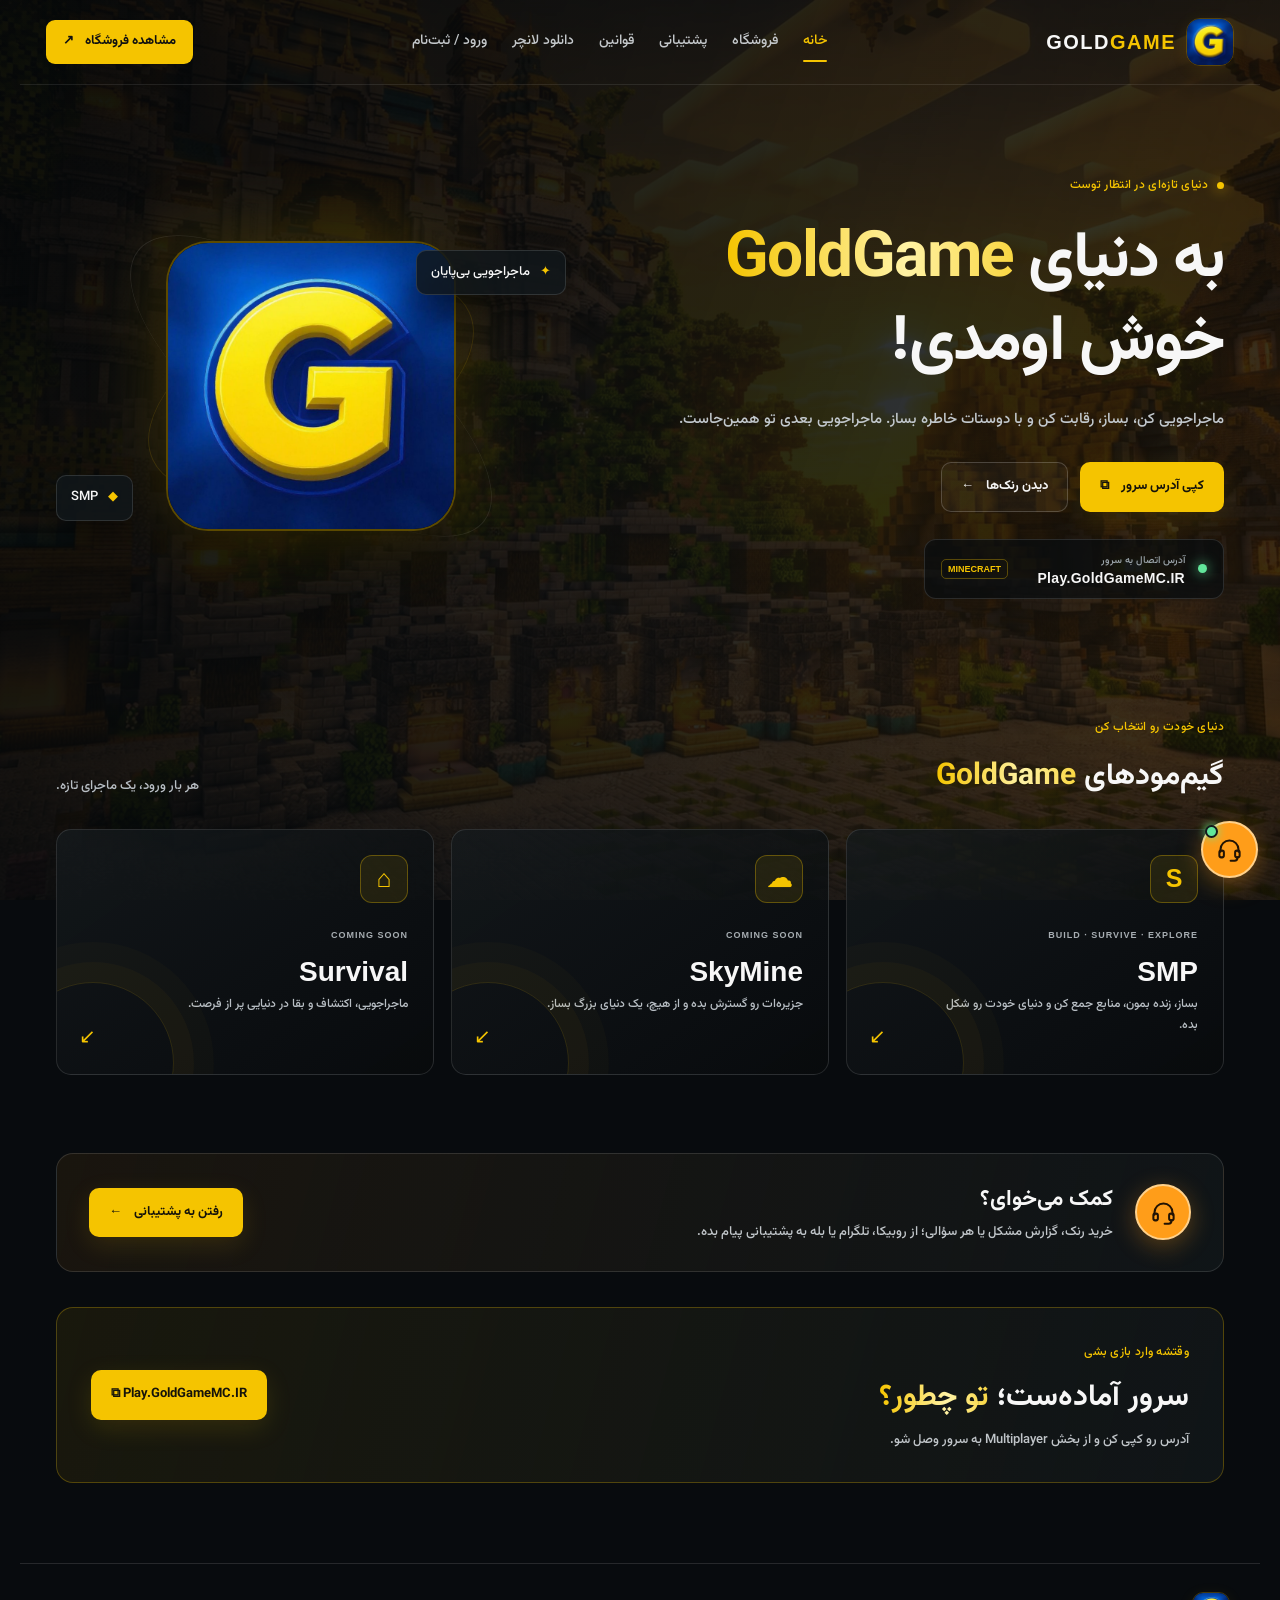
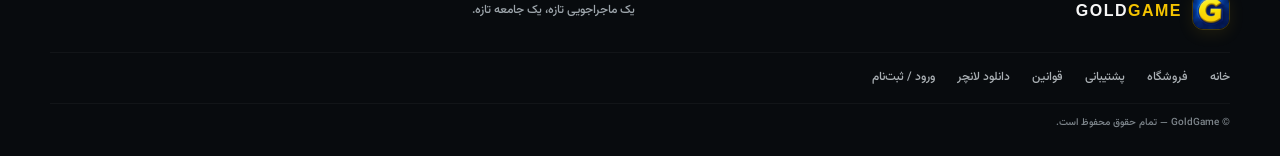
<file: index.html>
<!doctype html>
<html lang="fa" dir="rtl">
<head>
<meta charset="utf-8">
<meta name="viewport" content="width=device-width,initial-scale=1">
<meta name="theme-color" content="#f5c400">
<meta name="description" content="GoldGame؛ ماجراجویی تازه در دنیای ماینکرفت فارسی">
<title>GoldGame | خانه</title>
<link rel="icon" type="image/png" href="assets/favicon.png">
<link rel="apple-touch-icon" href="assets/apple-touch-icon.png">
<link rel="stylesheet" href="assets/style.css">
<link rel="stylesheet" href="assets/extra.css">
<script>document.documentElement.classList.add('js')</script>

</head>
<body>
<div class="shade"></div>
<header class="topbar">
<a class="brand" href="index.html"><img src="assets/logo.png" alt="GoldGame"><span>GOLD<span class="gold">GAME</span></span></a>
<button type="button" class="menu-btn" aria-label="باز کردن منو"><svg viewBox="0 0 24 24" aria-hidden="true"><path d="M4 7h16"/><path d="M4 12h16"/><path d="M4 17h16"/></svg></button>
<nav aria-label="منوی اصلی"><a class=active href="index.html">خانه</a><a href="shop.html">فروشگاه</a><a href="support.html">پشتیبانی</a><a href="rules.html">قوانین</a><a href="launcher.html">دانلود لانچر</a><a href="auth.html">ورود / ثبت‌نام</a></nav>
<a class="nav-cta" href="shop.html">مشاهده فروشگاه <span>↗</span></a>
</header>
<main>
<section class="hero">
<div class="hero-copy">
<span class="eyebrow"><i></i> دنیای تازه‌ای در انتظار توست</span>
<h1>به دنیای <span class="gold">GoldGame</span><br>خوش اومدی!</h1>
<p>ماجراجویی کن، بساز، رقابت کن و با دوستات خاطره بساز. ماجراجویی بعدی تو همین‌جاست.</p>
<div class="hero-actions"><button type="button" class="btn primary" data-copy="Play.GoldGameMC.IR">کپی آدرس سرور <span>⧉</span></button><a class="btn secondary" href="shop.html">دیدن رنک‌ها <span>←</span></a></div>
<div class="server-address"><span class="pulse"></span><div><small>آدرس اتصال به سرور</small><strong>Play.GoldGameMC.IR</strong></div><span class="online-label">MINECRAFT</span></div>
</div>
<div class="hero-art" aria-hidden="true"><div class="orbit orbit-one"></div><div class="orbit orbit-two"></div><div class="hero-logo"><img src="assets/logo.png" alt="GoldGame" width="280" height="280"></div><div class="float-card card-a">✦ <span>ماجراجویی بی‌پایان</span></div><div class="float-card card-b">◆ <span>SMP</span></div></div>
</section>

<section class="section modes">
<div class="section-head"><div><span class="eyebrow">دنیای خودت رو انتخاب کن</span><h2>گیم‌مودهای <span class="gold">GoldGame</span></h2></div><p>هر بار ورود، یک ماجرای تازه.</p></div>
<div class="mode-grid">
<article class="mode-card mode-smp"><div class="mode-icon">S</div><span class="mode-tag">BUILD · SURVIVE · EXPLORE</span><h3>SMP</h3><p>بساز، زنده بمون، منابع جمع کن و دنیای خودت رو شکل بده.</p><span class="mode-arrow">↙</span></article>
<article class="mode-card mode-sky"><div class="mode-icon">☁</div><span class="mode-tag">COMING SOON</span><h3>SkyMine</h3><p>جزیره‌ات رو گسترش بده و از هیچ، یک دنیای بزرگ بساز.</p><span class="mode-arrow">↙</span></article>
<article class="mode-card mode-survival"><div class="mode-icon">⌂</div><span class="mode-tag">COMING SOON</span><h3>Survival</h3><p>ماجراجویی، اکتشاف و بقا در دنیایی پر از فرصت.</p><span class="mode-arrow">↙</span></article>
</div>
</section>

<section class="support-strip">
<div class="strip-icon"><svg viewBox="0 0 24 24" aria-hidden="true"><path d="M4 14v-2a8 8 0 0 1 16 0v2"/><rect x="3" y="13" width="4" height="6" rx="1.6"/><rect x="17" y="13" width="4" height="6" rx="1.6"/><path d="M19 19v.5a2.5 2.5 0 0 1-2.5 2.5H13"/></svg></div>
<div><h2>کمک می‌خوای؟</h2><p>خرید رنک، گزارش مشکل یا هر سؤالی؛ از روبیکا، تلگرام یا بله به پشتیبانی پیام بده.</p></div>
<a class="btn primary" href="support.html">رفتن به پشتیبانی <span>←</span></a>
</section>

<section class="join-banner"><div><span class="eyebrow">وقتشه وارد بازی بشی</span><h2>سرور آماده‌ست؛ <span class="gold">تو چطور؟</span></h2><p>آدرس رو کپی کن و از بخش Multiplayer به سرور وصل شو.</p></div><button type="button" class="btn primary" data-copy="Play.GoldGameMC.IR">Play.GoldGameMC.IR ⧉</button></section>
</main>
<footer>
<a class="brand footer-brand" href="index.html"><img src="assets/logo.png" alt=""><span>GOLD<span class="gold">GAME</span></span></a>
<p>یک ماجراجویی تازه، یک جامعه تازه.</p>
<div class="footer-links"><a href="index.html">خانه</a><a href="shop.html">فروشگاه</a><a href="support.html">پشتیبانی</a><a href="rules.html">قوانین</a><a href="launcher.html">دانلود لانچر</a><a href="auth.html">ورود / ثبت‌نام</a></div>
<small>© GoldGame — تمام حقوق محفوظ است.</small>
</footer>
<a class="support-fab" href="support.html" aria-label="رفتن به بخش پشتیبانی" title="پشتیبانی GoldGame"><span class="fab-label">پشتیبانی</span><i class="fab-dot"></i><svg viewBox="0 0 24 24" aria-hidden="true"><path d="M4 14v-2a8 8 0 0 1 16 0v2"/><rect x="3" y="13" width="4" height="6" rx="1.6"/><rect x="17" y="13" width="4" height="6" rx="1.6"/><path d="M19 19v.5a2.5 2.5 0 0 1-2.5 2.5H13"/></svg></a>
<div class="toast" role="status"></div>
<script src="assets/app.js"></script>
</body>
</html>
</file>
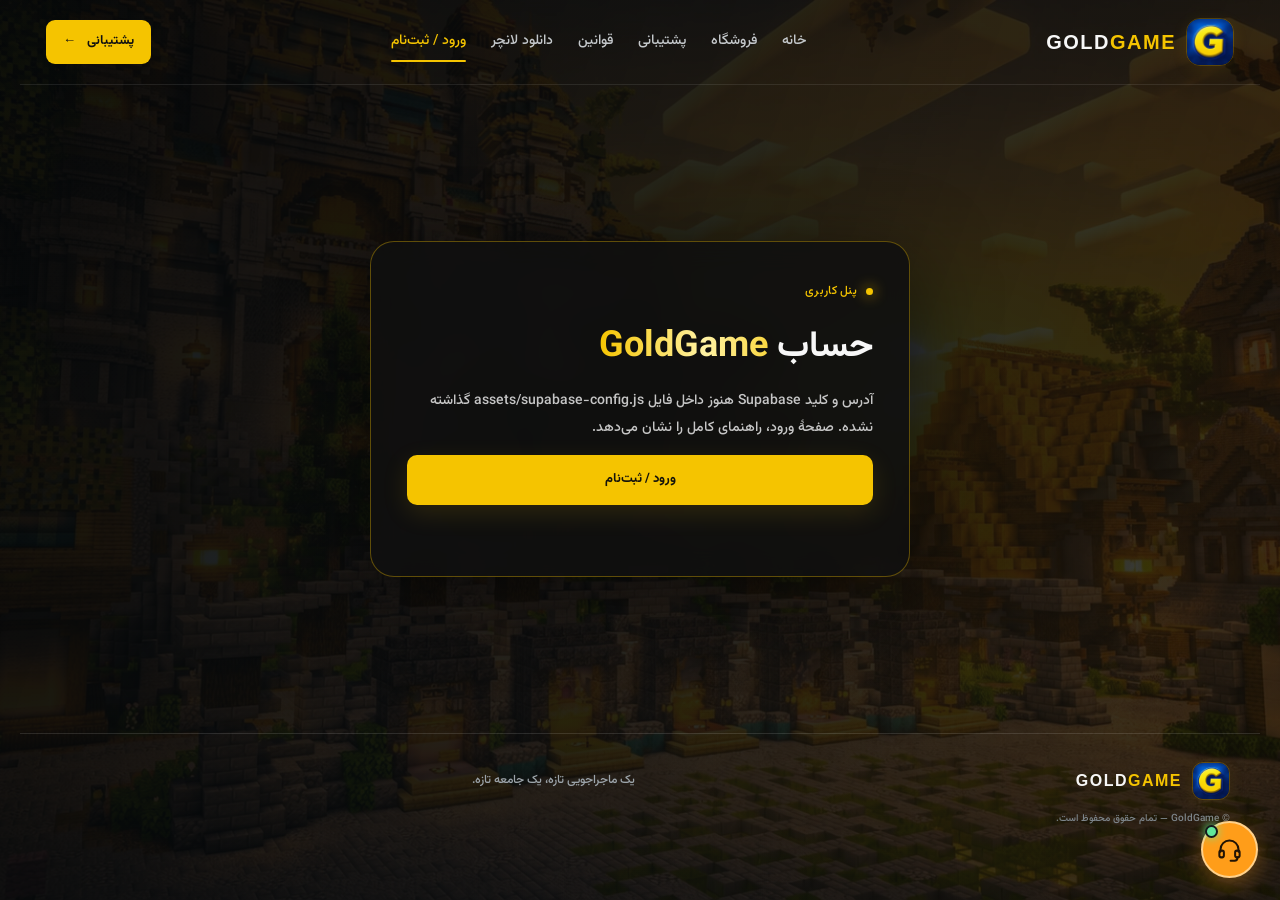
<file: account.html>
<!doctype html>
<html lang="fa" dir="rtl">
<head>
<meta charset="utf-8">
<meta name="viewport" content="width=device-width,initial-scale=1">
<meta name="theme-color" content="#f5c400">
<meta name="description" content="پنل کاربری GoldGame">
<title>حساب کاربری | GoldGame</title>
<link rel="icon" type="image/png" href="assets/favicon.png">
<link rel="apple-touch-icon" href="assets/apple-touch-icon.png">
<link rel="stylesheet" href="assets/style.css">
<link rel="stylesheet" href="assets/extra.css">
<script>document.documentElement.classList.add('js')</script>

</head>
<body>
<div class="shade"></div>
<header class="topbar">
<a class="brand" href="index.html"><img src="assets/logo.png" alt="GoldGame"><span>GOLD<span class="gold">GAME</span></span></a>
<button type="button" class="menu-btn" aria-label="باز کردن منو"><svg viewBox="0 0 24 24" aria-hidden="true"><path d="M4 7h16"/><path d="M4 12h16"/><path d="M4 17h16"/></svg></button>
<nav aria-label="منوی اصلی"><a href="index.html">خانه</a><a href="shop.html">فروشگاه</a><a href="support.html">پشتیبانی</a><a href="rules.html">قوانین</a><a href="launcher.html">دانلود لانچر</a><a class=active href="auth.html">ورود / ثبت‌نام</a></nav>
<a class="nav-cta" href="support.html">پشتیبانی <span>←</span></a>
</header>
<main class="account-wrap">
<section class="account-card">
<span class="eyebrow"><i></i> پنل کاربری</span>
<h1>حساب <span class="gold">GoldGame</span></h1>
<p id="account-info">در حال بررسی وضعیت ورود…</p>
<div id="account-profile"></div>
<div class="account-actions" id="account-actions"></div>
<p class="status" id="account-status" role="status"></p>
</section>
</main>
<footer>
<a class="brand footer-brand" href="index.html"><img src="assets/logo.png" alt=""><span>GOLD<span class="gold">GAME</span></span></a>
<p>یک ماجراجویی تازه، یک جامعه تازه.</p>

<small>© GoldGame — تمام حقوق محفوظ است.</small>
</footer>
<a class="support-fab" href="support.html" aria-label="رفتن به بخش پشتیبانی" title="پشتیبانی GoldGame"><span class="fab-label">پشتیبانی</span><i class="fab-dot"></i><svg viewBox="0 0 24 24" aria-hidden="true"><path d="M4 14v-2a8 8 0 0 1 16 0v2"/><rect x="3" y="13" width="4" height="6" rx="1.6"/><rect x="17" y="13" width="4" height="6" rx="1.6"/><path d="M19 19v.5a2.5 2.5 0 0 1-2.5 2.5H13"/></svg></a>
<div class="toast" role="status"></div>
<script src="assets/app.js"></script>
<script src="assets/supabase-config.js"></script>
<script src="assets/gg-auth.js"></script>
<script>
(async () => {
  const info = document.getElementById('account-info'), prof = document.getElementById('account-profile'),
        actions = document.getElementById('account-actions'), status = document.getElementById('account-status');
  const el = (t, cls, txt) => { const n = document.createElement(t); if (cls) n.className = cls; if (txt != null) n.textContent = txt; return n; };
  const cell = (label, value, cls, en) => { const d = el('div', cls); d.appendChild(el('small', '', label)); d.appendChild(el('strong', en ? 'en' : '', value)); return d; };
  const loginLink = () => { actions.replaceChildren(); const a = el('a', 'btn primary', 'ورود / ثبت‌نام'); a.href = 'auth.html'; actions.appendChild(a); };
  try {
    const client = await GG.getClient();
    const { data: { session } } = await client.auth.getSession();
    if (!session) { info.textContent = 'برای دیدن پنل کاربری ابتدا وارد حساب شو.'; loginLink(); return; }
    const user = session.user;
    let profile = null;
    try { const r = await client.from('profiles').select('username,rank,created_at').eq('id', user.id).maybeSingle(); profile = r.data; } catch (_) {}
    const uname = (profile && profile.username) || (user.user_metadata && user.user_metadata.username) || user.email;
    info.textContent = 'خوش اومدی، ' + uname + '!';
    const grid = el('div', 'profile-grid');
    grid.appendChild(cell('نام کاربری (داخل بازی)', uname, '', true));
    grid.appendChild(cell('رنک', (profile && profile.rank) || 'Member', '', true));
    grid.appendChild(cell('ایمیل', user.email, 'wide', true));
    const since = new Date((profile && profile.created_at) || user.created_at);
    grid.appendChild(cell('تاریخ عضویت', since.toLocaleDateString('fa-IR'), 'wide'));
    prof.replaceChildren(grid);
    actions.replaceChildren();
    const shop = el('a', 'btn primary', 'فروشگاه'); shop.href = 'shop.html';
    const sup = el('a', 'btn secondary', 'پشتیبانی'); sup.href = 'support.html';
    const out = el('button', 'btn secondary', 'خروج از حساب'); out.type = 'button';
    out.onclick = async () => { out.disabled = true; const { error } = await client.auth.signOut(); if (error) { status.textContent = 'خروج ناموفق بود: ' + GG.fa(error); out.disabled = false; } else location.href = 'index.html'; };
    actions.append(shop, sup, out);
  } catch (err) {
    info.textContent = GG.fa(err);
    if (err && err.setup) info.textContent += ' صفحهٔ ورود، راهنمای کامل را نشان می‌دهد.';
    loginLink();
  }
})();
</script>
</body>
</html>
</file>
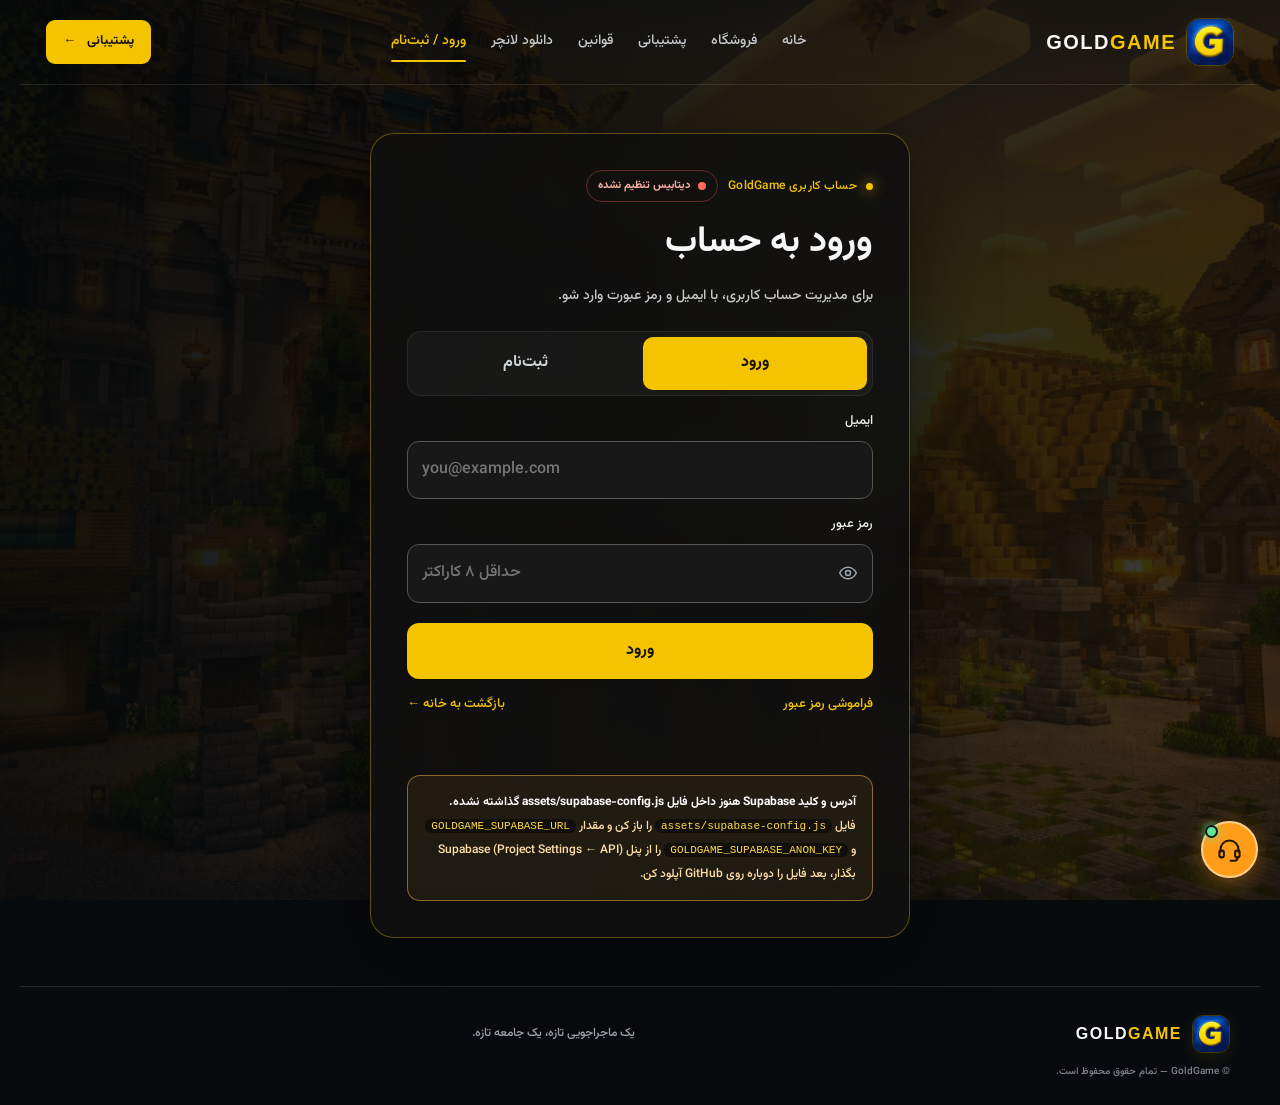
<file: auth.html>
<!doctype html>
<html lang="fa" dir="rtl">
<head>
<meta charset="utf-8">
<meta name="viewport" content="width=device-width,initial-scale=1">
<meta name="theme-color" content="#f5c400">
<meta name="description" content="ورود یا ساخت حساب GoldGame">
<title>ورود و ثبت‌نام | GoldGame</title>
<link rel="icon" type="image/png" href="assets/favicon.png">
<link rel="apple-touch-icon" href="assets/apple-touch-icon.png">
<link rel="stylesheet" href="assets/style.css">
<link rel="stylesheet" href="assets/extra.css">
<script>document.documentElement.classList.add('js')</script>

</head>
<body>
<div class="shade"></div>
<header class="topbar">
<a class="brand" href="index.html"><img src="assets/logo.png" alt="GoldGame"><span>GOLD<span class="gold">GAME</span></span></a>
<button type="button" class="menu-btn" aria-label="باز کردن منو"><svg viewBox="0 0 24 24" aria-hidden="true"><path d="M4 7h16"/><path d="M4 12h16"/><path d="M4 17h16"/></svg></button>
<nav aria-label="منوی اصلی"><a href="index.html">خانه</a><a href="shop.html">فروشگاه</a><a href="support.html">پشتیبانی</a><a href="rules.html">قوانین</a><a href="launcher.html">دانلود لانچر</a><a class=active href="auth.html">ورود / ثبت‌نام</a></nav>
<a class="nav-cta" href="support.html">پشتیبانی <span>←</span></a>
</header>
<main class="auth-wrap">
<section class="auth-card">
<span class="eyebrow"><i></i> حساب کاربری GoldGame</span><span class="db-status wait" id="db-status"><i></i><b>در حال بررسی دیتابیس…</b></span>
<h1 id="auth-title">ورود به حساب</h1>
<p id="auth-description">برای مدیریت حساب کاربری، با ایمیل و رمز عبورت وارد شو.</p>
<div class="auth-tabs" id="auth-tabs" data-mode="login"><span class="pill"></span><button type="button" id="show-login" class="active">ورود</button><button type="button" id="show-signup">ثبت‌نام</button></div>
<form id="auth-form" class="auth-form" novalidate>
<div id="user-row" class="field hidden"><label for="username">نام کاربری (نام داخل ماینکرفت)</label><input id="username" class="ltr" autocomplete="username" autocapitalize="off" spellcheck="false" maxlength="16" placeholder="GoldPlayer"><div class="hint" id="username-hint">۳ تا ۱۶ حرف انگلیسی، عدد یا _</div></div>
<div class="field"><label for="email">ایمیل</label><input id="email" class="ltr" type="email" autocomplete="email" autocapitalize="off" spellcheck="false" maxlength="254" placeholder="you@example.com"></div>
<div class="field"><label for="password">رمز عبور</label><div class="pw-wrap"><input id="password" class="ltr" type="password" autocomplete="current-password" maxlength="128" placeholder="حداقل ۸ کاراکتر"><button type="button" class="pw-toggle" id="pw-toggle" aria-label="نمایش رمز عبور"><svg viewBox="0 0 24 24" aria-hidden="true"><path d="M2 12s3.500-7 10-7 10 7 10 7-3.500 7-10 7S2 12 2 12Z"/><circle cx="12" cy="12" r="3"/></svg></button></div><div class="meter hidden" id="meter"><i></i></div></div>
<div id="confirm-row" class="field hidden"><label for="password2">تکرار رمز عبور</label><input id="password2" class="ltr" type="password" autocomplete="new-password" maxlength="128" placeholder="رمز را دوباره وارد کن"></div>
<label id="terms-row" class="check hidden"><input type="checkbox" id="terms"><span>قوانین <a href="rules.html" target="_blank" rel="noopener">GoldGame</a> را خوانده‌ام و می‌پذیرم.</span></label>
<button class="auth-submit" id="submit-button" type="submit">ورود</button>
</form>
<div class="auth-small"><button type="button" id="forgot-button">فراموشی رمز عبور</button><a href="index.html">بازگشت به خانه ←</a></div>
<div id="auth-message" class="auth-note" role="status" aria-live="polite"></div>
<div id="setup-alert" class="setup-alert hidden"></div>
</section>
</main>
<footer>
<a class="brand footer-brand" href="index.html"><img src="assets/logo.png" alt=""><span>GOLD<span class="gold">GAME</span></span></a>
<p>یک ماجراجویی تازه، یک جامعه تازه.</p>

<small>© GoldGame — تمام حقوق محفوظ است.</small>
</footer>
<a class="support-fab" href="support.html" aria-label="رفتن به بخش پشتیبانی" title="پشتیبانی GoldGame"><span class="fab-label">پشتیبانی</span><i class="fab-dot"></i><svg viewBox="0 0 24 24" aria-hidden="true"><path d="M4 14v-2a8 8 0 0 1 16 0v2"/><rect x="3" y="13" width="4" height="6" rx="1.6"/><rect x="17" y="13" width="4" height="6" rx="1.6"/><path d="M19 19v.5a2.5 2.5 0 0 1-2.5 2.5H13"/></svg></a>
<div class="toast" role="status"></div>
<script src="assets/app.js"></script>
<script src="assets/supabase-config.js"></script>
<script src="assets/gg-auth.js"></script>
<script>
(() => {
  const $ = id => document.getElementById(id);
  const msg = $('auth-message'), form = $('auth-form'), tabs = $('auth-tabs');
  let mode = 'login';
  const say = (t, bad) => { msg.textContent = t || ''; msg.classList.toggle('bad', !!bad); };
  const redirect = file => new URL(file, location.href).href;

  /* وضعیت دیتابیس + راهنمای تنظیم */
  const badge = $('db-status');
  function setBadge(cls, text) { badge.className = 'db-status ' + cls; badge.querySelector('b').textContent = text; }
  const state = GG.configState();
  if (!state.ok) {
    setBadge('bad', 'دیتابیس تنظیم نشده');
    const box = $('setup-alert');
    box.innerHTML = '<b>' + state.problem + '</b><br>فایل <code>assets/supabase-config.js</code> را باز کن و مقدار <code>GOLDGAME_SUPABASE_URL</code> و <code>GOLDGAME_SUPABASE_ANON_KEY</code> را از پنل Supabase (Project Settings ← API) بگذار، بعد فایل را دوباره روی GitHub آپلود کن.';
    box.classList.remove('hidden');
  } else {
    GG.ping().then(r => r.ok ? setBadge('ok', 'دیتابیس متصل') : (setBadge('bad', 'دیتابیس در دسترس نیست'), say(r.reason, true)));
  }

  /* حالت ورود / ثبت‌نام */
  function setMode(next) {
    mode = next; const su = mode === 'signup';
    tabs.dataset.mode = mode;
    $('show-login').classList.toggle('active', !su); $('show-signup').classList.toggle('active', su);
    ['user-row', 'confirm-row', 'terms-row', 'meter'].forEach(id => $(id).classList.toggle('hidden', !su));
    $('auth-title').textContent = su ? 'ساخت حساب GoldGame' : 'ورود به حساب';
    $('auth-description').textContent = su ? 'نام داخل بازی، ایمیل و رمز عبورت را وارد کن تا حسابت ساخته شود.' : 'برای مدیریت حساب کاربری، با ایمیل و رمز عبورت وارد شو.';
    $('submit-button').textContent = su ? 'ساخت حساب' : 'ورود';
    $('password').autocomplete = su ? 'new-password' : 'current-password';
    $('forgot-button').classList.toggle('hidden', su);
    say('');
  }
  $('show-login').onclick = () => setMode('login');
  $('show-signup').onclick = () => setMode('signup');

  /* نمایش/مخفی کردن رمز */
  $('pw-toggle').onclick = () => {
    const p = $('password'), show = p.type === 'password';
    p.type = show ? 'text' : 'password'; $('password2').type = p.type;
    $('pw-toggle').setAttribute('aria-label', show ? 'پنهان کردن رمز عبور' : 'نمایش رمز عبور');
  };

  /* راهنمای لحظه‌ای نام کاربری و قدرت رمز */
  $('username').addEventListener('input', () => {
    const v = $('username').value.trim(), h = $('username-hint');
    if (!v) { h.className = 'hint'; h.textContent = '۳ تا ۱۶ حرف انگلیسی، عدد یا _'; $('username').classList.remove('bad'); return; }
    const ok = GG.USER_RE.test(v);
    h.className = 'hint ' + (ok ? 'good' : 'bad');
    h.textContent = ok ? 'نام کاربری معتبر است' : 'فقط حرف انگلیسی، عدد و _ (۳ تا ۱۶ کاراکتر)';
    $('username').classList.toggle('bad', !ok);
  });
  $('password').addEventListener('input', () => {
    const v = $('password').value; let s = 0;
    if (v.length >= 8) s++; if (v.length >= 12) s++;
    if (/[a-z]/i.test(v) && /\d/.test(v)) s++; if (/[^a-z0-9]/i.test(v)) s++;
    const bar = $('meter').firstElementChild;
    bar.style.width = (v ? Math.max(12, s * 25) : 0) + '%';
    bar.style.background = s <= 1 ? '#ff6b57' : s === 2 ? '#ffb13b' : '#62e69b';
  });

  /* ارسال فرم */
  form.addEventListener('submit', async e => {
    e.preventDefault(); say('');
    const email = $('email').value.trim(), password = $('password').value, username = $('username').value.trim();
    if (!/^\S+@\S+\.\S+$/.test(email)) { say('ایمیل را درست وارد کن.', true); $('email').focus(); return; }
    if (password.length < 8) { say('رمز عبور باید حداقل ۸ کاراکتر باشد.', true); $('password').focus(); return; }
    if (mode === 'signup') {
      if (!GG.USER_RE.test(username)) { say('نام کاربری باید ۳ تا ۱۶ حرف انگلیسی، عدد یا _ باشد.', true); $('username').focus(); return; }
      if (password !== $('password2').value) { say('رمز عبور و تکرار آن یکسان نیستند.', true); $('password2').focus(); return; }
      if (!$('terms').checked) { say('برای ساخت حساب باید قوانین را بپذیری.', true); return; }
    }
    const btn = $('submit-button'); btn.disabled = true; say('در حال انجام درخواست…');
    try {
      const client = await GG.getClient();
      if (mode === 'signup') {
        const chk = await client.rpc('username_available', { name: username });
        if (!chk.error && chk.data === false) { say('این نام کاربری قبلاً گرفته شده؛ یکی دیگر انتخاب کن.', true); return; }
        const { data, error } = await client.auth.signUp({ email, password, options: { data: { username }, emailRedirectTo: redirect('account.html') } });
        if (error) throw error;
        if (data.user && Array.isArray(data.user.identities) && data.user.identities.length === 0) { say('با این ایمیل قبلاً حساب ساخته شده. وارد شو یا رمز را بازیابی کن.', true); return; }
        if (data.session) { say('حساب ساخته شد! در حال انتقال…'); location.href = 'account.html'; }
        else say('حساب ساخته شد ✅\nلینک تأیید برای ایمیلت ارسال شد؛ صندوق ورودی (و اسپم) را بررسی کن، بعد وارد شو.');
      } else {
        const { error } = await client.auth.signInWithPassword({ email, password });
        if (error) throw error;
        location.href = 'account.html';
      }
    } catch (err) { say(GG.fa(err), true); }
    finally { btn.disabled = false; }
  });

  /* فراموشی رمز */
  $('forgot-button').addEventListener('click', async () => {
    const email = $('email').value.trim();
    if (!email) { say('اول ایمیلت را در کادر ایمیل وارد کن.', true); $('email').focus(); return; }
    say('در حال ارسال لینک بازیابی…');
    try {
      const client = await GG.getClient();
      const { error } = await client.auth.resetPasswordForEmail(email, { redirectTo: redirect('reset-password.html') });
      if (error) throw error;
      say('اگر این ایمیل ثبت شده باشد، لینک بازیابی برایش ارسال می‌شود.');
    } catch (err) { say(GG.fa(err), true); }
  });
  setMode(location.hash === '#signup' ? 'signup' : 'login');
})();
</script>
</body>
</html>
</file>
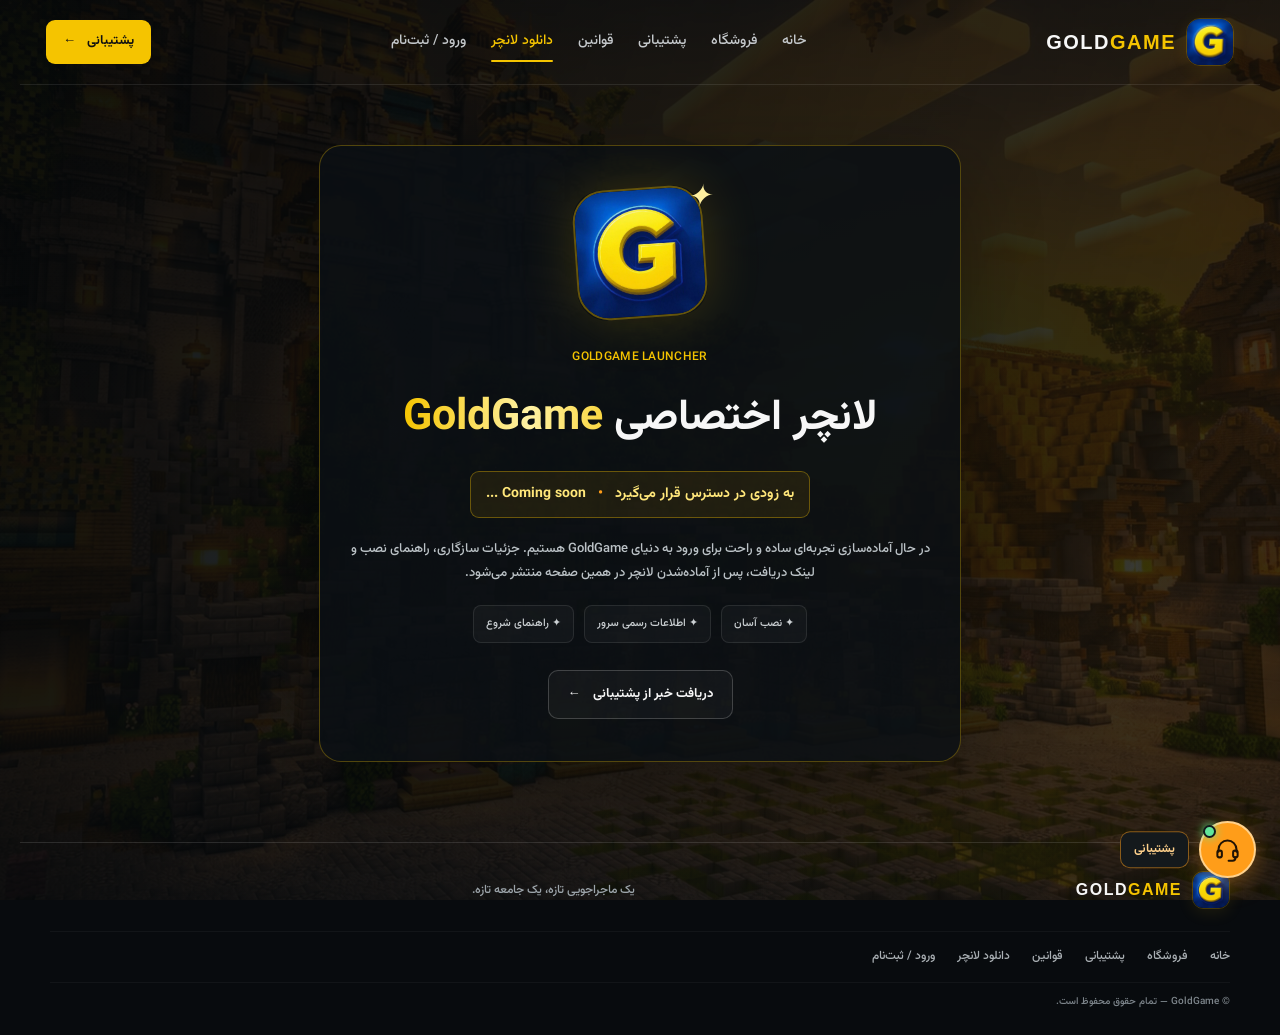
<file: launcher.html>
<!doctype html>
<html lang="fa" dir="rtl">
<head>
<meta charset="utf-8">
<meta name="viewport" content="width=device-width,initial-scale=1">
<meta name="theme-color" content="#f5c400">
<meta name="description" content="لانچر اختصاصی GoldGame به‌زودی">
<title>دانلود لانچر | GoldGame</title>
<link rel="icon" type="image/png" href="assets/favicon.png">
<link rel="apple-touch-icon" href="assets/apple-touch-icon.png">
<link rel="stylesheet" href="assets/style.css">
<link rel="stylesheet" href="assets/extra.css">
<script>document.documentElement.classList.add('js')</script>

</head>
<body>
<div class="shade"></div>
<header class="topbar">
<a class="brand" href="index.html"><img src="assets/logo.png" alt="GoldGame"><span>GOLD<span class="gold">GAME</span></span></a>
<button type="button" class="menu-btn" aria-label="باز کردن منو"><svg viewBox="0 0 24 24" aria-hidden="true"><path d="M4 7h16"/><path d="M4 12h16"/><path d="M4 17h16"/></svg></button>
<nav aria-label="منوی اصلی"><a href="index.html">خانه</a><a href="shop.html">فروشگاه</a><a href="support.html">پشتیبانی</a><a href="rules.html">قوانین</a><a class=active href="launcher.html">دانلود لانچر</a><a href="auth.html">ورود / ثبت‌نام</a></nav>
<a class="nav-cta" href="support.html">پشتیبانی <span>←</span></a>
</header>
<main class="inner-page launcher-page"><section class="launcher-box"><div class="launcher-symbol logo"><img src="assets/logo.png" alt="" width="110" height="110"><i>✦</i></div><span class="eyebrow">GOLDGAME LAUNCHER</span><h1>لانچر اختصاصی <span class="gold">GoldGame</span></h1><div class="coming">به زودی در دسترس قرار می‌گیرد <span>•</span> Coming soon ...</div><p>در حال آماده‌سازی تجربه‌ای ساده و راحت برای ورود به دنیای GoldGame هستیم. جزئیات سازگاری، راهنمای نصب و لینک دریافت، پس از آماده‌شدن لانچر در همین صفحه منتشر می‌شود.</p><div class="launcher-features"><span>✦ نصب آسان</span><span>✦ اطلاعات رسمی سرور</span><span>✦ راهنمای شروع</span></div><a class="btn secondary" href="support.html">دریافت خبر از پشتیبانی <span>←</span></a></section></main>
<footer>
<a class="brand footer-brand" href="index.html"><img src="assets/logo.png" alt=""><span>GOLD<span class="gold">GAME</span></span></a>
<p>یک ماجراجویی تازه، یک جامعه تازه.</p>
<div class="footer-links"><a href="index.html">خانه</a><a href="shop.html">فروشگاه</a><a href="support.html">پشتیبانی</a><a href="rules.html">قوانین</a><a href="launcher.html">دانلود لانچر</a><a href="auth.html">ورود / ثبت‌نام</a></div>
<small>© GoldGame — تمام حقوق محفوظ است.</small>
</footer>
<a class="support-fab" href="support.html" aria-label="رفتن به بخش پشتیبانی" title="پشتیبانی GoldGame"><span class="fab-label">پشتیبانی</span><i class="fab-dot"></i><svg viewBox="0 0 24 24" aria-hidden="true"><path d="M4 14v-2a8 8 0 0 1 16 0v2"/><rect x="3" y="13" width="4" height="6" rx="1.6"/><rect x="17" y="13" width="4" height="6" rx="1.6"/><path d="M19 19v.5a2.5 2.5 0 0 1-2.5 2.5H13"/></svg></a>
<div class="toast" role="status"></div>
<script src="assets/app.js"></script>
</body>
</html>
</file>
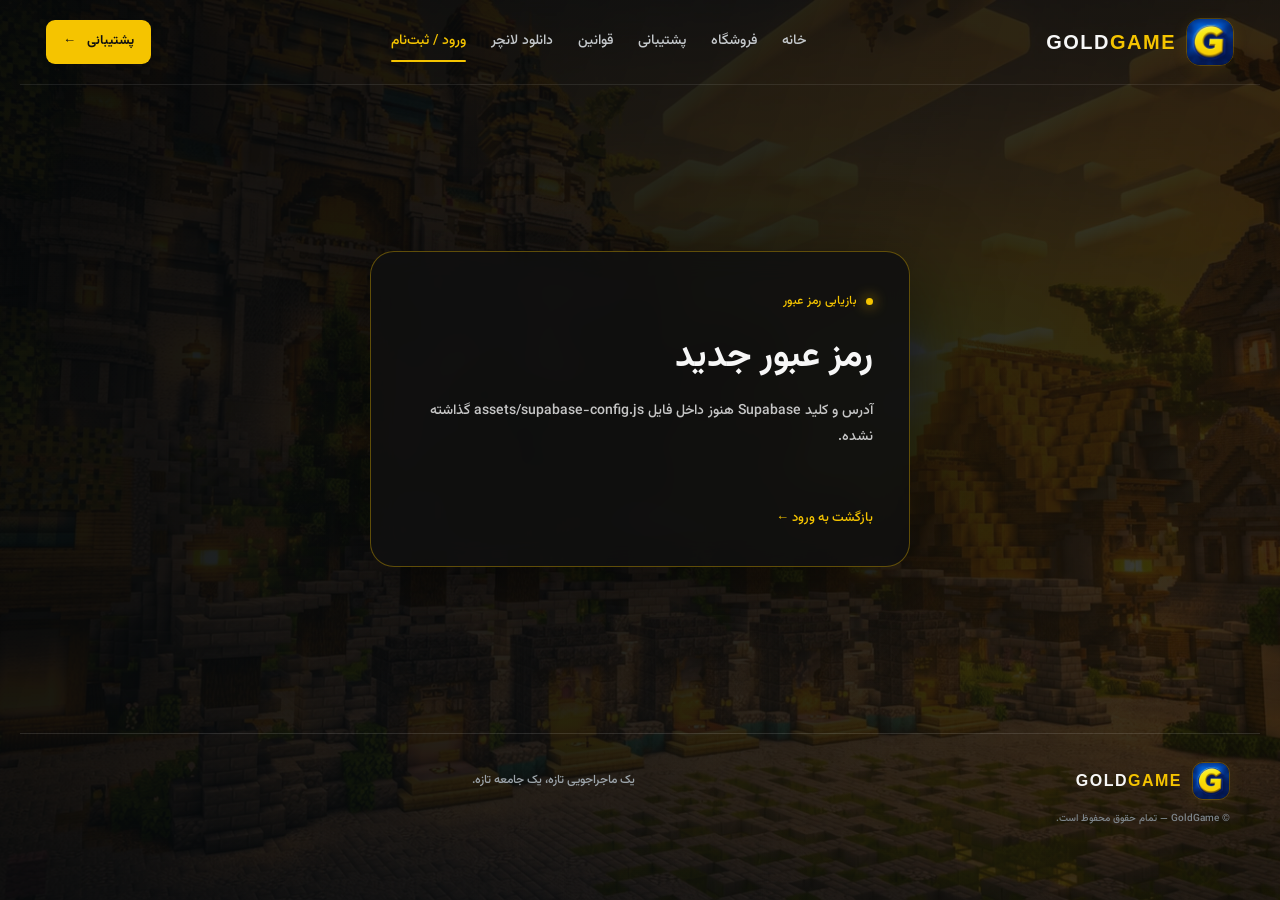
<file: reset-password.html>
<!doctype html>
<html lang="fa" dir="rtl">
<head>
<meta charset="utf-8">
<meta name="viewport" content="width=device-width,initial-scale=1">
<meta name="theme-color" content="#f5c400">
<meta name="description" content="ساخت رمز عبور جدید">
<title>بازیابی رمز عبور | GoldGame</title>
<link rel="icon" type="image/png" href="assets/favicon.png">
<link rel="apple-touch-icon" href="assets/apple-touch-icon.png">
<link rel="stylesheet" href="assets/style.css">
<link rel="stylesheet" href="assets/extra.css">
<script>document.documentElement.classList.add('js')</script>

</head>
<body>
<div class="shade"></div>
<header class="topbar">
<a class="brand" href="index.html"><img src="assets/logo.png" alt="GoldGame"><span>GOLD<span class="gold">GAME</span></span></a>
<button type="button" class="menu-btn" aria-label="باز کردن منو"><svg viewBox="0 0 24 24" aria-hidden="true"><path d="M4 7h16"/><path d="M4 12h16"/><path d="M4 17h16"/></svg></button>
<nav aria-label="منوی اصلی"><a href="index.html">خانه</a><a href="shop.html">فروشگاه</a><a href="support.html">پشتیبانی</a><a href="rules.html">قوانین</a><a href="launcher.html">دانلود لانچر</a><a class=active href="auth.html">ورود / ثبت‌نام</a></nav>
<a class="nav-cta" href="support.html">پشتیبانی <span>←</span></a>
</header>
<main class="auth-wrap">
<section class="auth-card">
<span class="eyebrow"><i></i> بازیابی رمز عبور</span>
<h1>رمز عبور جدید</h1>
<p id="reset-info">در حال بررسی لینک بازیابی…</p>
<form id="reset-form" class="auth-form hidden" novalidate>
<div class="field"><label for="np1">رمز عبور جدید</label><input id="np1" class="ltr" type="password" autocomplete="new-password" minlength="8" maxlength="128" placeholder="حداقل ۸ کاراکتر"></div>
<div class="field"><label for="np2">تکرار رمز عبور جدید</label><input id="np2" class="ltr" type="password" autocomplete="new-password" maxlength="128"></div>
<button class="auth-submit" id="reset-submit" type="submit">ذخیره رمز جدید</button>
</form>
<div id="reset-msg" class="auth-note" role="status" aria-live="polite"></div>
<div class="auth-small"><a href="auth.html">بازگشت به ورود ←</a></div>
</section>
</main>
<footer>
<a class="brand footer-brand" href="index.html"><img src="assets/logo.png" alt=""><span>GOLD<span class="gold">GAME</span></span></a>
<p>یک ماجراجویی تازه، یک جامعه تازه.</p>

<small>© GoldGame — تمام حقوق محفوظ است.</small>
</footer>
<div class="toast" role="status"></div>
<script src="assets/app.js"></script>
<script src="assets/supabase-config.js"></script>
<script src="assets/gg-auth.js"></script>
<script>
(async () => {
  const $ = id => document.getElementById(id);
  const say = (t, bad) => { $('reset-msg').textContent = t || ''; $('reset-msg').classList.toggle('bad', !!bad); };
  let shown = false;
  const show = () => { if (shown) return; shown = true; $('reset-info').textContent = 'رمز عبور جدیدت را وارد کن.'; $('reset-form').classList.remove('hidden'); };
  try {
    const client = await GG.getClient();
    client.auth.onAuthStateChange(ev => { if (ev === 'PASSWORD_RECOVERY' || ev === 'SIGNED_IN') show(); });
    setTimeout(async () => {
      const { data: { session } } = await client.auth.getSession();
      if (session) show();
      else if (!shown) { $('reset-info').textContent = 'این لینک نامعتبر یا منقضی شده است. دوباره از صفحهٔ ورود «فراموشی رمز عبور» را بزن.'; }
    }, 1500);
    $('reset-form').addEventListener('submit', async e => {
      e.preventDefault(); say('');
      const a = $('np1').value, b = $('np2').value;
      if (a.length < 8) { say('رمز عبور باید حداقل ۸ کاراکتر باشد.', true); return; }
      if (a !== b) { say('رمز عبور و تکرار آن یکسان نیستند.', true); return; }
      $('reset-submit').disabled = true; say('در حال ذخیره…');
      try {
        const { error } = await client.auth.updateUser({ password: a });
        if (error) throw error;
        say('رمز عبور تغییر کرد ✅ در حال انتقال…');
        setTimeout(() => location.href = 'account.html', 1200);
      } catch (err) { say(GG.fa(err), true); $('reset-submit').disabled = false; }
    });
  } catch (err) { $('reset-info').textContent = GG.fa(err); }
})();
</script>
</body>
</html>
</file>
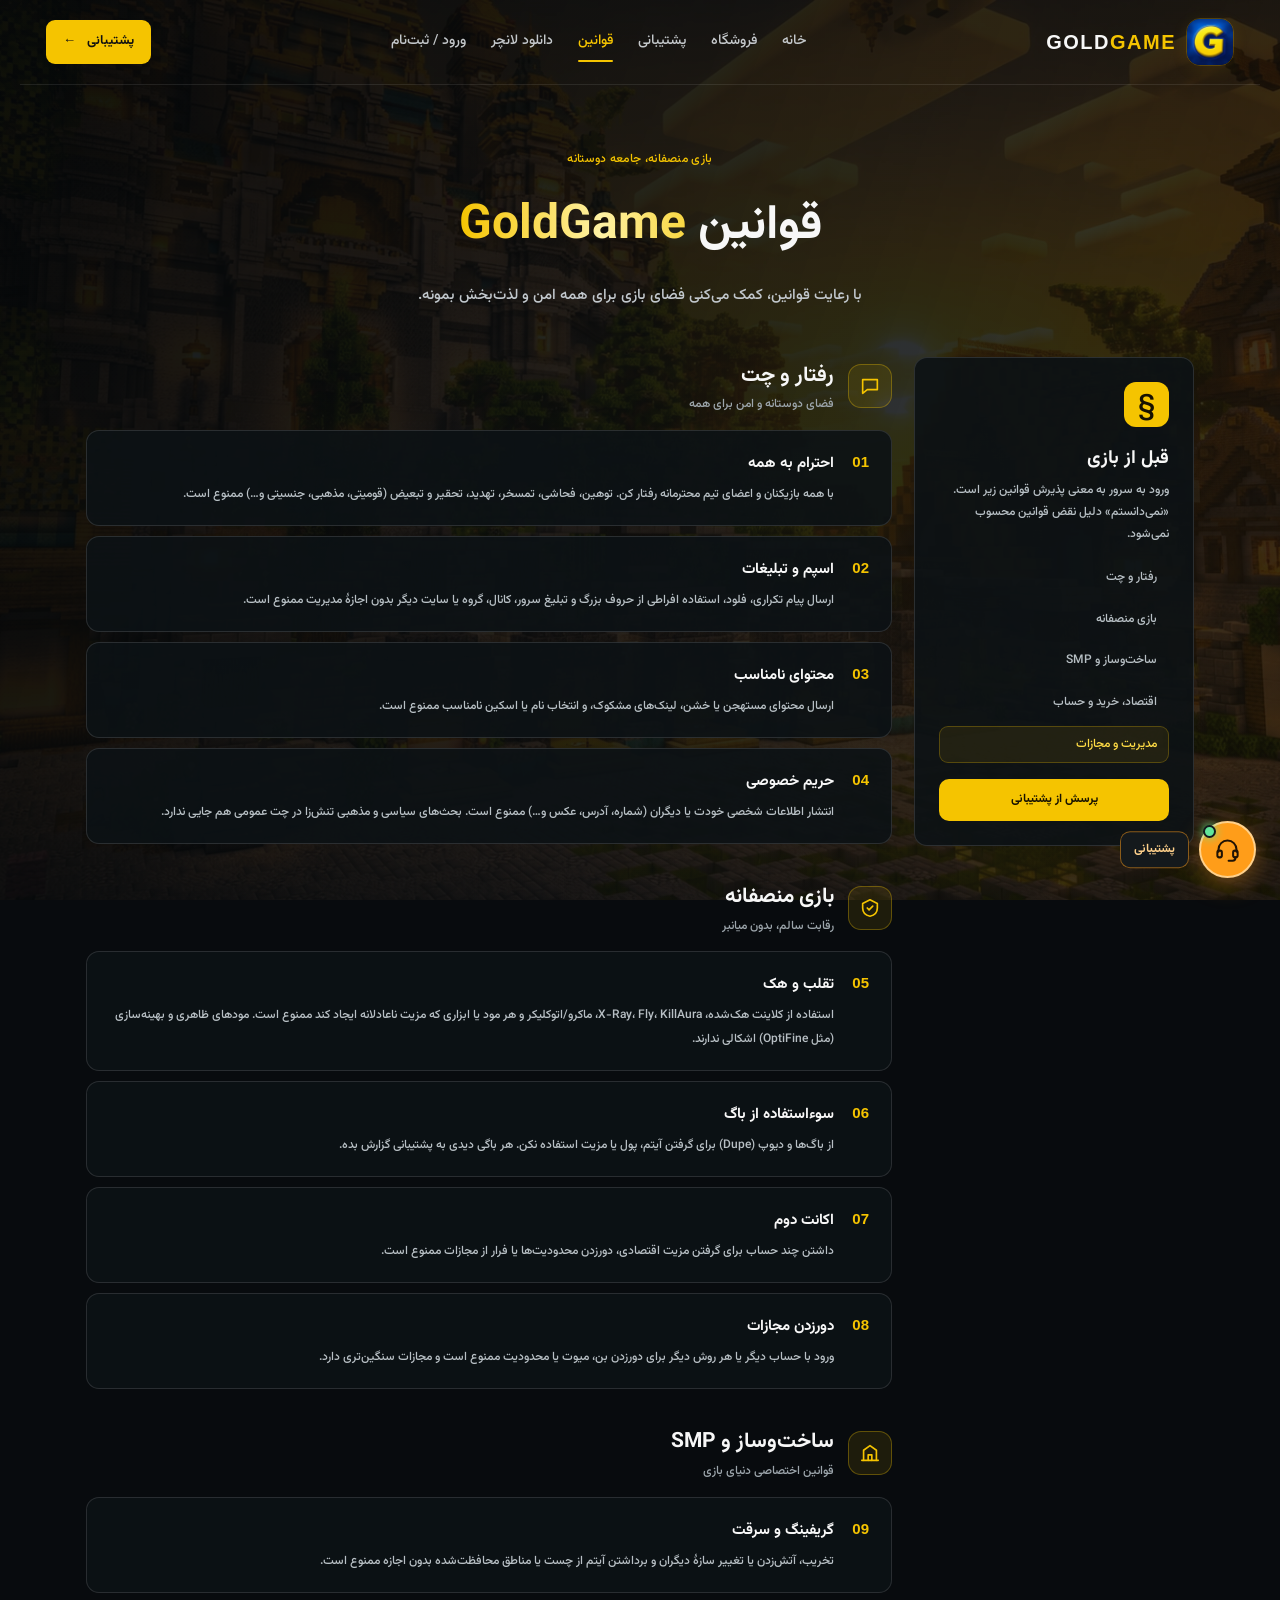
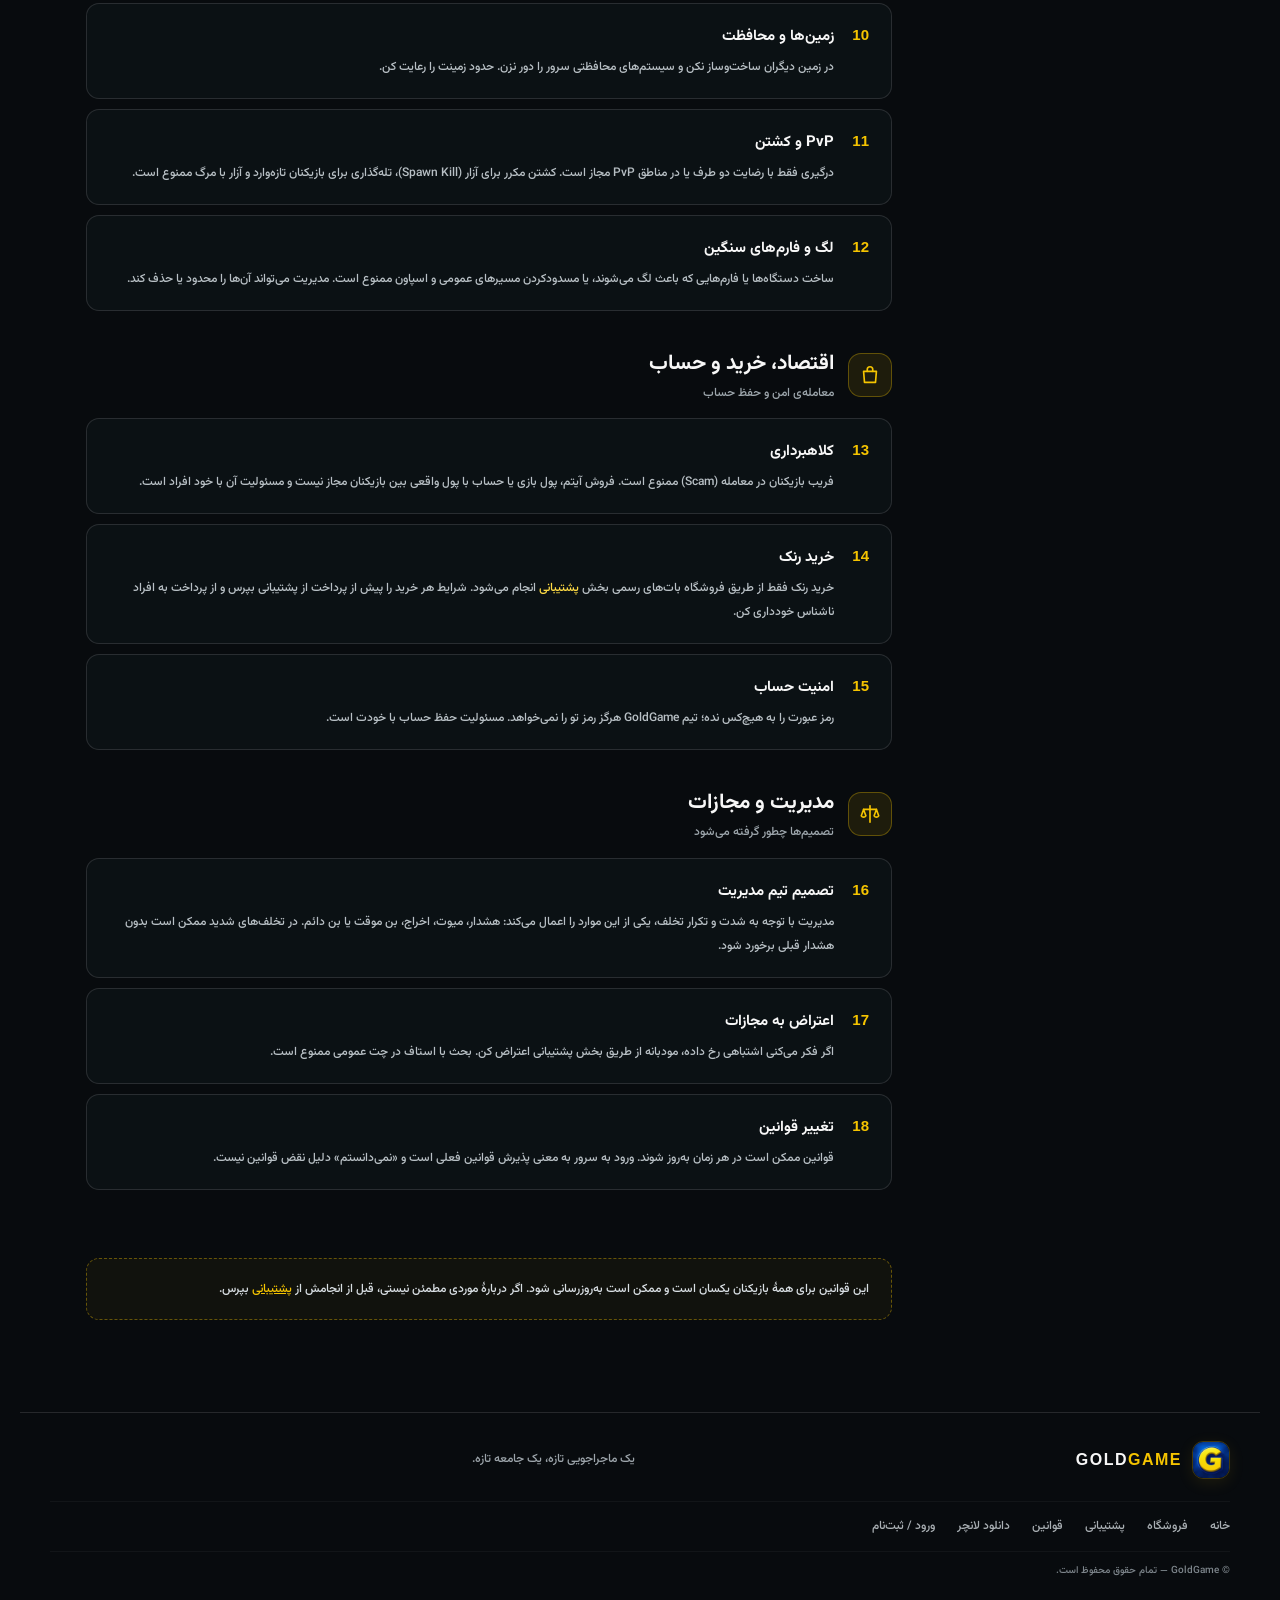
<file: rules.html>
<!doctype html>
<html lang="fa" dir="rtl">
<head>
<meta charset="utf-8">
<meta name="viewport" content="width=device-width,initial-scale=1">
<meta name="theme-color" content="#f5c400">
<meta name="description" content="قوانین سرور ماینکرفت GoldGame">
<title>قوانین | GoldGame</title>
<link rel="icon" type="image/png" href="assets/favicon.png">
<link rel="apple-touch-icon" href="assets/apple-touch-icon.png">
<link rel="stylesheet" href="assets/style.css">
<link rel="stylesheet" href="assets/extra.css">
<script>document.documentElement.classList.add('js')</script>

</head>
<body>
<div class="shade"></div>
<header class="topbar">
<a class="brand" href="index.html"><img src="assets/logo.png" alt="GoldGame"><span>GOLD<span class="gold">GAME</span></span></a>
<button type="button" class="menu-btn" aria-label="باز کردن منو"><svg viewBox="0 0 24 24" aria-hidden="true"><path d="M4 7h16"/><path d="M4 12h16"/><path d="M4 17h16"/></svg></button>
<nav aria-label="منوی اصلی"><a href="index.html">خانه</a><a href="shop.html">فروشگاه</a><a href="support.html">پشتیبانی</a><a class=active href="rules.html">قوانین</a><a href="launcher.html">دانلود لانچر</a><a href="auth.html">ورود / ثبت‌نام</a></nav>
<a class="nav-cta" href="support.html">پشتیبانی <span>←</span></a>
</header>
<main class="inner-page">
<section class="page-hero"><span class="eyebrow">بازی منصفانه، جامعه دوستانه</span><h1>قوانین <span class="gold">GoldGame</span></h1><p>با رعایت قوانین، کمک می‌کنی فضای بازی برای همه امن و لذت‌بخش بمونه.</p></section>
<section class="rules-layout">
<aside class="rules-side"><div class="rules-mark">§</div><h3>قبل از بازی</h3><p>ورود به سرور به معنی پذیرش قوانین زیر است. «نمی‌دانستم» دلیل نقض قوانین محسوب نمی‌شود.</p><div class="side-links"><a href="#g-chat">رفتار و چت</a><a href="#g-fair">بازی منصفانه</a><a href="#g-build">ساخت‌وساز و SMP</a><a href="#g-shop">اقتصاد، خرید و حساب</a><a href="#g-staff">مدیریت و مجازات</a></div><a class="side-cta" href="support.html">پرسش از پشتیبانی</a></aside>
<div class="rules-body">
<div class="rule-group" id="g-chat"><header><span class="g-ico"><svg viewBox="0 0 24 24" aria-hidden="true"><path d="M4 5h16v11H9l-5 4V5Z"/></svg></span><div><h2>رفتار و چت</h2><p>فضای دوستانه و امن برای همه</p></div></header><div class="rules-list">
<article class="rule"><span>01</span><div><h3>احترام به همه</h3><p>با همه بازیکنان و اعضای تیم محترمانه رفتار کن. توهین، فحاشی، تمسخر، تهدید، تحقیر و تبعیض (قومیتی، مذهبی، جنسیتی و…) ممنوع است.</p></div></article>
<article class="rule"><span>02</span><div><h3>اسپم و تبلیغات</h3><p>ارسال پیام تکراری، فلود، استفاده افراطی از حروف بزرگ و تبلیغ سرور، کانال، گروه یا سایت دیگر بدون اجازهٔ مدیریت ممنوع است.</p></div></article>
<article class="rule"><span>03</span><div><h3>محتوای نامناسب</h3><p>ارسال محتوای مستهجن یا خشن، لینک‌های مشکوک، و انتخاب نام یا اسکین نامناسب ممنوع است.</p></div></article>
<article class="rule"><span>04</span><div><h3>حریم خصوصی</h3><p>انتشار اطلاعات شخصی خودت یا دیگران (شماره، آدرس، عکس و…) ممنوع است. بحث‌های سیاسی و مذهبی تنش‌زا در چت عمومی هم جایی ندارد.</p></div></article>
</div></div>
<div class="rule-group" id="g-fair"><header><span class="g-ico"><svg viewBox="0 0 24 24" aria-hidden="true"><path d="M12 3 4 7v5c0 5 3.500 8 8 9 4.500-1 8-4 8-9V7l-8-4Z"/><path d="m9 12 2 2 4-4"/></svg></span><div><h2>بازی منصفانه</h2><p>رقابت سالم، بدون میانبر</p></div></header><div class="rules-list">
<article class="rule"><span>05</span><div><h3>تقلب و هک</h3><p>استفاده از کلاینت هک‌شده، X-Ray، Fly، KillAura، ماکرو/اتوکلیکر و هر مود یا ابزاری که مزیت ناعادلانه ایجاد کند ممنوع است. مودهای ظاهری و بهینه‌سازی (مثل OptiFine) اشکالی ندارند.</p></div></article>
<article class="rule"><span>06</span><div><h3>سوءاستفاده از باگ</h3><p>از باگ‌ها و دیوپ (Dupe) برای گرفتن آیتم، پول یا مزیت استفاده نکن. هر باگی دیدی به پشتیبانی گزارش بده.</p></div></article>
<article class="rule"><span>07</span><div><h3>اکانت دوم</h3><p>داشتن چند حساب برای گرفتن مزیت اقتصادی، دورزدن محدودیت‌ها یا فرار از مجازات ممنوع است.</p></div></article>
<article class="rule"><span>08</span><div><h3>دورزدن مجازات</h3><p>ورود با حساب دیگر یا هر روش دیگر برای دورزدن بن، میوت یا محدودیت ممنوع است و مجازات سنگین‌تری دارد.</p></div></article>
</div></div>
<div class="rule-group" id="g-build"><header><span class="g-ico"><svg viewBox="0 0 24 24" aria-hidden="true"><path d="M3 20h18"/><path d="M5 20V9l7-5 7 5v11"/><path d="M10 20v-6h4v6"/></svg></span><div><h2>ساخت‌وساز و SMP</h2><p>قوانین اختصاصی دنیای بازی</p></div></header><div class="rules-list">
<article class="rule"><span>09</span><div><h3>گریفینگ و سرقت</h3><p>تخریب، آتش‌زدن یا تغییر سازهٔ دیگران و برداشتن آیتم از چست یا مناطق محافظت‌شده بدون اجازه ممنوع است.</p></div></article>
<article class="rule"><span>10</span><div><h3>زمین‌ها و محافظت</h3><p>در زمین دیگران ساخت‌وساز نکن و سیستم‌های محافظتی سرور را دور نزن. حدود زمینت را رعایت کن.</p></div></article>
<article class="rule"><span>11</span><div><h3>PvP و کشتن</h3><p>درگیری فقط با رضایت دو طرف یا در مناطق PvP مجاز است. کشتن مکرر برای آزار (Spawn Kill)، تله‌گذاری برای بازیکنان تازه‌وارد و آزار با مرگ ممنوع است.</p></div></article>
<article class="rule"><span>12</span><div><h3>لگ و فارم‌های سنگین</h3><p>ساخت دستگاه‌ها یا فارم‌هایی که باعث لگ می‌شوند، یا مسدودکردن مسیرهای عمومی و اسپاون ممنوع است. مدیریت می‌تواند آن‌ها را محدود یا حذف کند.</p></div></article>
</div></div>
<div class="rule-group" id="g-shop"><header><span class="g-ico"><svg viewBox="0 0 24 24" aria-hidden="true"><path d="M5 8h14l-1 12H6L5 8Z"/><path d="M9 8V6a3 3 0 0 1 6 0v2"/></svg></span><div><h2>اقتصاد، خرید و حساب</h2><p>معامله‌ی امن و حفظ حساب</p></div></header><div class="rules-list">
<article class="rule"><span>13</span><div><h3>کلاهبرداری</h3><p>فریب بازیکنان در معامله (Scam) ممنوع است. فروش آیتم، پول بازی یا حساب با پول واقعی بین بازیکنان مجاز نیست و مسئولیت آن با خود افراد است.</p></div></article>
<article class="rule"><span>14</span><div><h3>خرید رنک</h3><p>خرید رنک فقط از طریق فروشگاه بات‌های رسمی بخش <a href="support.html"><em>پشتیبانی</em></a> انجام می‌شود. شرایط هر خرید را پیش از پرداخت از پشتیبانی بپرس و از پرداخت به افراد ناشناس خودداری کن.</p></div></article>
<article class="rule"><span>15</span><div><h3>امنیت حساب</h3><p>رمز عبورت را به هیچ‌کس نده؛ تیم GoldGame هرگز رمز تو را نمی‌خواهد. مسئولیت حفظ حساب با خودت است.</p></div></article>
</div></div>
<div class="rule-group" id="g-staff"><header><span class="g-ico"><svg viewBox="0 0 24 24" aria-hidden="true"><path d="M12 3v18"/><path d="M5 7h14"/><path d="M5 7 2.500 14a3 3 0 0 0 5 0L5 7Z"/><path d="m19 7-2.500 7a3 3 0 0 0 5 0L19 7Z"/></svg></span><div><h2>مدیریت و مجازات</h2><p>تصمیم‌ها چطور گرفته می‌شود</p></div></header><div class="rules-list">
<article class="rule"><span>16</span><div><h3>تصمیم تیم مدیریت</h3><p>مدیریت با توجه به شدت و تکرار تخلف، یکی از این موارد را اعمال می‌کند: هشدار، میوت، اخراج، بن موقت یا بن دائم. در تخلف‌های شدید ممکن است بدون هشدار قبلی برخورد شود.</p></div></article>
<article class="rule"><span>17</span><div><h3>اعتراض به مجازات</h3><p>اگر فکر می‌کنی اشتباهی رخ داده، مودبانه از طریق بخش پشتیبانی اعتراض کن. بحث با استاف در چت عمومی ممنوع است.</p></div></article>
<article class="rule"><span>18</span><div><h3>تغییر قوانین</h3><p>قوانین ممکن است در هر زمان به‌روز شوند. ورود به سرور به معنی پذیرش قوانین فعلی است و «نمی‌دانستم» دلیل نقض قوانین نیست.</p></div></article>
</div></div>
<p class="rules-end">این قوانین برای همهٔ بازیکنان یکسان است و ممکن است به‌روزرسانی شود. اگر دربارهٔ موردی مطمئن نیستی، قبل از انجامش از <a href="support.html" style="color:var(--gold);text-decoration:underline">پشتیبانی</a> بپرس.</p>
</div>
</section>
</main>
<footer>
<a class="brand footer-brand" href="index.html"><img src="assets/logo.png" alt=""><span>GOLD<span class="gold">GAME</span></span></a>
<p>یک ماجراجویی تازه، یک جامعه تازه.</p>
<div class="footer-links"><a href="index.html">خانه</a><a href="shop.html">فروشگاه</a><a href="support.html">پشتیبانی</a><a href="rules.html">قوانین</a><a href="launcher.html">دانلود لانچر</a><a href="auth.html">ورود / ثبت‌نام</a></div>
<small>© GoldGame — تمام حقوق محفوظ است.</small>
</footer>
<a class="support-fab" href="support.html" aria-label="رفتن به بخش پشتیبانی" title="پشتیبانی GoldGame"><span class="fab-label">پشتیبانی</span><i class="fab-dot"></i><svg viewBox="0 0 24 24" aria-hidden="true"><path d="M4 14v-2a8 8 0 0 1 16 0v2"/><rect x="3" y="13" width="4" height="6" rx="1.6"/><rect x="17" y="13" width="4" height="6" rx="1.6"/><path d="M19 19v.5a2.5 2.5 0 0 1-2.5 2.5H13"/></svg></a>
<div class="toast" role="status"></div>
<script src="assets/app.js"></script>
</body>
</html>
</file>
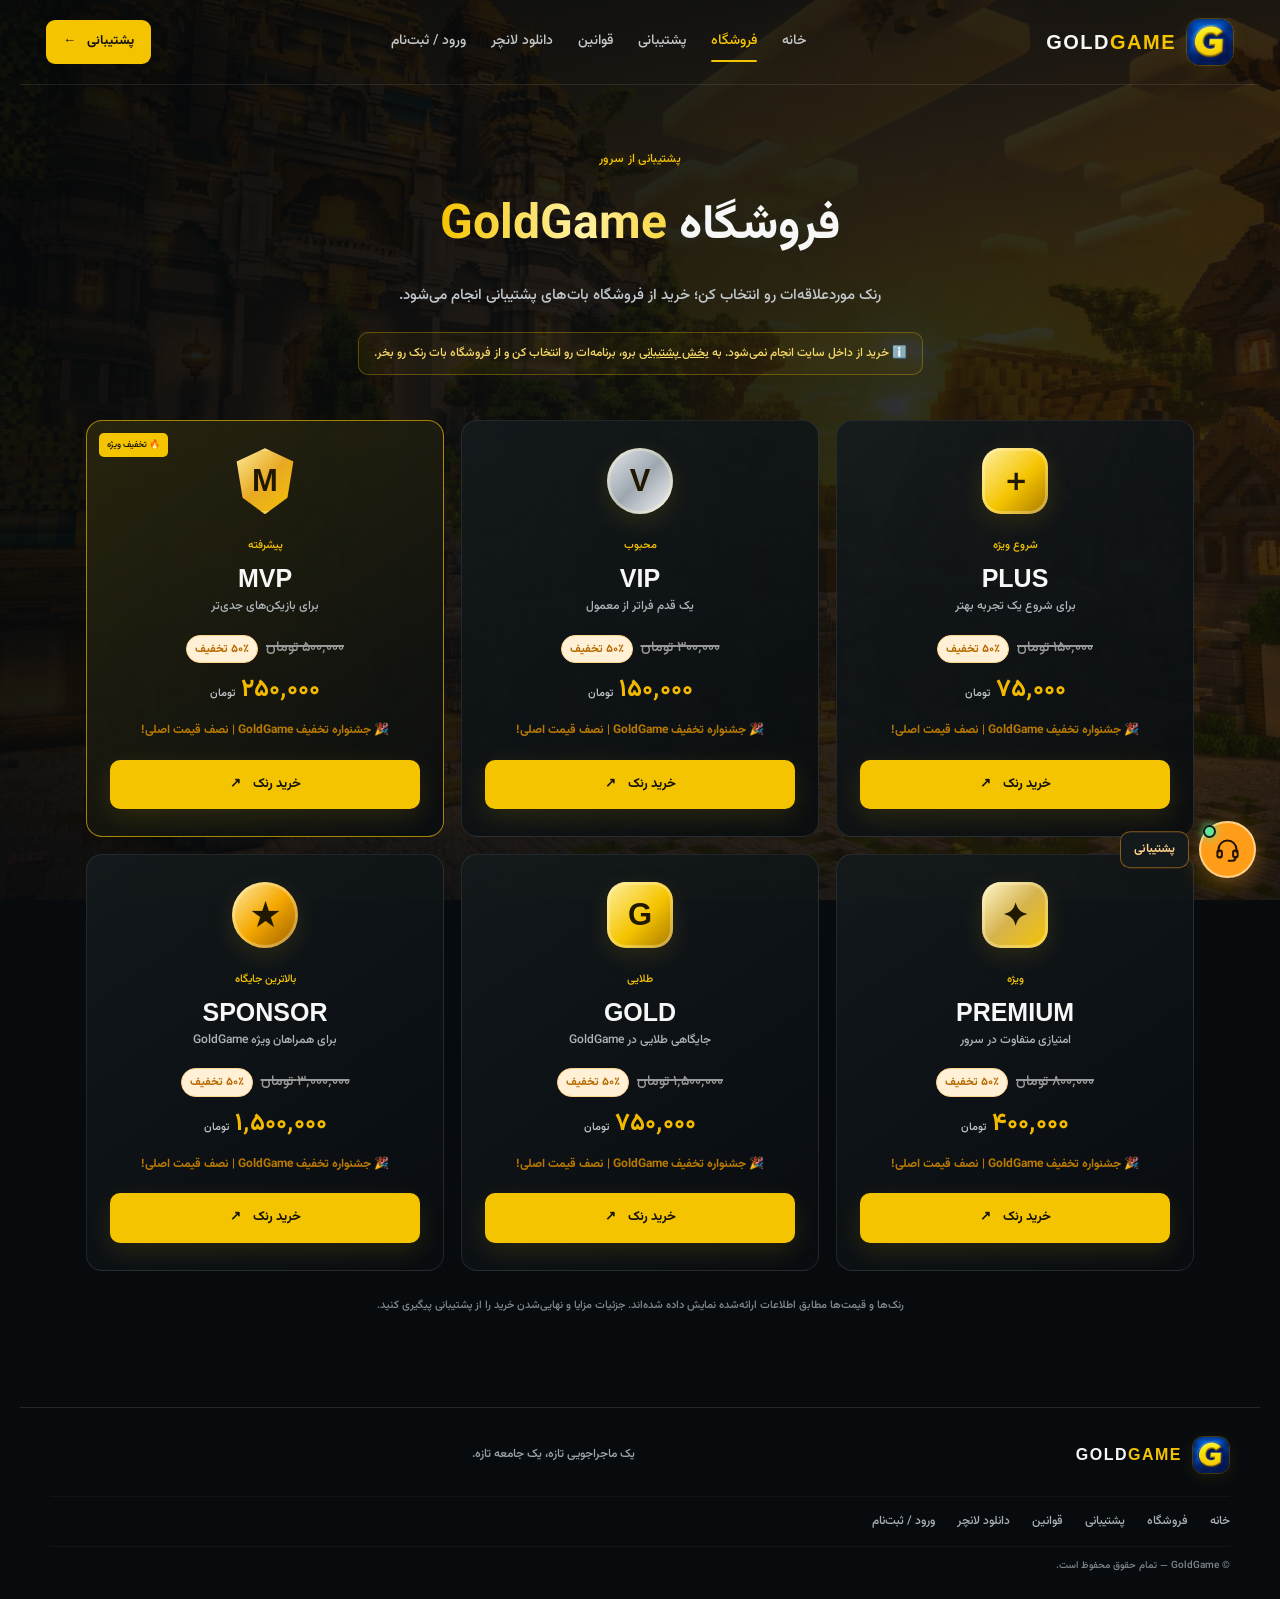
<file: shop.html>
<!doctype html>
<html lang="fa" dir="rtl">
<head>
<meta charset="utf-8">
<meta name="viewport" content="width=device-width,initial-scale=1">
<meta name="theme-color" content="#f5c400">
<meta name="description" content="رنک‌های GoldGame: PLUS، VIP، MVP، PREMIUM، GOLD و SPONSOR">
<title>فروشگاه | GoldGame</title>
<link rel="icon" type="image/png" href="assets/favicon.png">
<link rel="apple-touch-icon" href="assets/apple-touch-icon.png">
<link rel="stylesheet" href="assets/style.css">
<link rel="stylesheet" href="assets/extra.css">
<script>document.documentElement.classList.add('js')</script>


<style>
.rank-card .price-box{margin:14px 0 18px;text-align:center}
.rank-card .old-price{display:flex;justify-content:center;align-items:center;gap:8px;margin-bottom:5px;color:#929292;font-size:.88rem}
.rank-card .old-price del{color:#999;text-decoration:line-through;text-decoration-thickness:2px}
.rank-card .discount-badge{display:inline-block;background:#fff0d6;color:#b66b00;border:1px solid #ffd58a;border-radius:999px;padding:3px 8px;font-size:.72rem;font-weight:800}
.rank-card .price{margin:0;font-size:1.55rem;font-weight:900;color:#f2b900}
.rank-card .price strong{font-weight:900}
.rank-card .discount-note{margin:7px 0 0;color:#b87900;font-size:.75rem;font-weight:700}
</style>

</head>
<body>
<div class="shade"></div>
<header class="topbar">
<a class="brand" href="index.html"><img src="assets/logo.png" alt="GoldGame"><span>GOLD<span class="gold">GAME</span></span></a>
<button type="button" class="menu-btn" aria-label="باز کردن منو"><svg viewBox="0 0 24 24" aria-hidden="true"><path d="M4 7h16"/><path d="M4 12h16"/><path d="M4 17h16"/></svg></button>
<nav aria-label="منوی اصلی"><a href="index.html">خانه</a><a class=active href="shop.html">فروشگاه</a><a href="support.html">پشتیبانی</a><a href="rules.html">قوانین</a><a href="launcher.html">دانلود لانچر</a><a href="auth.html">ورود / ثبت‌نام</a></nav>
<a class="nav-cta" href="support.html">پشتیبانی <span>←</span></a>
</header>
<main class="inner-page">
<section class="page-hero"><span class="eyebrow">پشتیبانی از سرور</span><h1>فروشگاه <span class="gold">GoldGame</span></h1><p>رنک موردعلاقه‌ات رو انتخاب کن؛ خرید از فروشگاه بات‌های پشتیبانی انجام می‌شود.</p><div class="notice">ℹ️ خرید از داخل سایت انجام نمی‌شود. به <a href="support.html" style="text-decoration:underline">بخش پشتیبانی</a> برو، برنامه‌ات رو انتخاب کن و از فروشگاه بات رنک رو بخر.</div></section>
<section class="rank-grid">
<article class="rank-card">
<div class="rank-logo logo-plus">＋</div>
<span class="rank-label">شروع ویژه</span><h2>PLUS</h2><p class="rank-desc">برای شروع یک تجربه بهتر</p>
<div class="price-box">
<div class="old-price"><del>۱۵۰٬۰۰۰ تومان</del><span class="discount-badge">۵۰٪ تخفیف</span></div>
<div class="price"><strong>۷۵٬۰۰۰</strong> <small>تومان</small></div>
<p class="discount-note">🎉 جشنواره تخفیف GoldGame | نصف قیمت اصلی!</p>
</div>
<button type="button" class="btn primary rank-buy" data-rank="PLUS" data-price="۷۵٬۰۰۰ تومان">خرید رنک <span>↗</span></button>
</article>
<article class="rank-card">
<div class="rank-logo logo-vip">V</div>
<span class="rank-label">محبوب</span><h2>VIP</h2><p class="rank-desc">یک قدم فراتر از معمول</p>
<div class="price-box">
<div class="old-price"><del>۳۰۰٬۰۰۰ تومان</del><span class="discount-badge">۵۰٪ تخفیف</span></div>
<div class="price"><strong>۱۵۰٬۰۰۰</strong> <small>تومان</small></div>
<p class="discount-note">🎉 جشنواره تخفیف GoldGame | نصف قیمت اصلی!</p>
</div>
<button type="button" class="btn primary rank-buy" data-rank="VIP" data-price="۱۵۰٬۰۰۰ تومان">خرید رنک <span>↗</span></button>
</article>
<article class="rank-card featured">
<div class="popular-pill">🔥 تخفیف ویژه</div><div class="rank-logo logo-mvp">M</div>
<span class="rank-label">پیشرفته</span><h2>MVP</h2><p class="rank-desc">برای بازیکن‌های جدی‌تر</p>
<div class="price-box">
<div class="old-price"><del>۵۰۰٬۰۰۰ تومان</del><span class="discount-badge">۵۰٪ تخفیف</span></div>
<div class="price"><strong>۲۵۰٬۰۰۰</strong> <small>تومان</small></div>
<p class="discount-note">🎉 جشنواره تخفیف GoldGame | نصف قیمت اصلی!</p>
</div>
<button type="button" class="btn primary rank-buy" data-rank="MVP" data-price="۲۵۰٬۰۰۰ تومان">خرید رنک <span>↗</span></button>
</article>
<article class="rank-card">
<div class="rank-logo logo-premium">✦</div>
<span class="rank-label">ویژه</span><h2>PREMIUM</h2><p class="rank-desc">امتیازی متفاوت در سرور</p>
<div class="price-box">
<div class="old-price"><del>۸۰۰٬۰۰۰ تومان</del><span class="discount-badge">۵۰٪ تخفیف</span></div>
<div class="price"><strong>۴۰۰٬۰۰۰</strong> <small>تومان</small></div>
<p class="discount-note">🎉 جشنواره تخفیف GoldGame | نصف قیمت اصلی!</p>
</div>
<button type="button" class="btn primary rank-buy" data-rank="PREMIUM" data-price="۴۰۰٬۰۰۰ تومان">خرید رنک <span>↗</span></button>
</article>
<article class="rank-card">
<div class="rank-logo logo-gold">G</div>
<span class="rank-label">طلایی</span><h2>GOLD</h2><p class="rank-desc">جایگاهی طلایی در GoldGame</p>
<div class="price-box">
<div class="old-price"><del>۱٬۵۰۰٬۰۰۰ تومان</del><span class="discount-badge">۵۰٪ تخفیف</span></div>
<div class="price"><strong>۷۵۰٬۰۰۰</strong> <small>تومان</small></div>
<p class="discount-note">🎉 جشنواره تخفیف GoldGame | نصف قیمت اصلی!</p>
</div>
<button type="button" class="btn primary rank-buy" data-rank="GOLD" data-price="۷۵۰٬۰۰۰ تومان">خرید رنک <span>↗</span></button>
</article>
<article class="rank-card sponsor-card">
<div class="rank-logo logo-sponsor">★</div>
<span class="rank-label">بالاترین جایگاه</span><h2>SPONSOR</h2><p class="rank-desc">برای همراهان ویژه GoldGame</p>
<div class="price-box">
<div class="old-price"><del>۳٬۰۰۰٬۰۰۰ تومان</del><span class="discount-badge">۵۰٪ تخفیف</span></div>
<div class="price"><strong>۱٬۵۰۰٬۰۰۰</strong> <small>تومان</small></div>
<p class="discount-note">🎉 جشنواره تخفیف GoldGame | نصف قیمت اصلی!</p>
</div>
<button type="button" class="btn primary rank-buy" data-rank="SPONSOR" data-price="۱٬۵۰۰٬۰۰۰ تومان">خرید رنک <span>↗</span></button>
</article>
</section>
<p class="fine-print">رنک‌ها و قیمت‌ها مطابق اطلاعات ارائه‌شده نمایش داده شده‌اند. جزئیات مزایا و نهایی‌شدن خرید را از پشتیبانی پیگیری کنید.</p>
</main>
<footer>
<a class="brand footer-brand" href="index.html"><img src="assets/logo.png" alt=""><span>GOLD<span class="gold">GAME</span></span></a>
<p>یک ماجراجویی تازه، یک جامعه تازه.</p>
<div class="footer-links"><a href="index.html">خانه</a><a href="shop.html">فروشگاه</a><a href="support.html">پشتیبانی</a><a href="rules.html">قوانین</a><a href="launcher.html">دانلود لانچر</a><a href="auth.html">ورود / ثبت‌نام</a></div>
<small>© GoldGame — تمام حقوق محفوظ است.</small>
</footer>
<a class="support-fab" href="support.html" aria-label="رفتن به بخش پشتیبانی" title="پشتیبانی GoldGame"><span class="fab-label">پشتیبانی</span><i class="fab-dot"></i><svg viewBox="0 0 24 24" aria-hidden="true"><path d="M4 14v-2a8 8 0 0 1 16 0v2"/><rect x="3" y="13" width="4" height="6" rx="1.6"/><rect x="17" y="13" width="4" height="6" rx="1.6"/><path d="M19 19v.5a2.5 2.5 0 0 1-2.5 2.5H13"/></svg></a>
<div class="toast" role="status"></div>
<dialog class="buy-dialog" id="buyDialog">
<form method="dialog" class="dialog-close"><button aria-label="بستن">×</button></form>
<img class="dialog-logo-img" src="assets/logo.png" alt="" width="56" height="56">
<span class="eyebrow">خرید رنک</span>
<h2 id="dialogTitle">GoldGame</h2>
<div class="buy-price" id="dialogPrice"></div>
<p class="buy-lead">خرید رنک‌ها از داخل سایت انجام نمی‌شود؛ فقط از طریق <b>فروشگاه بات‌های پشتیبانی</b> GoldGame.</p>
<ol class="buy-steps">
<li data-n="۱"><b>برو به بخش پشتیبانی</b><span>برنامهٔ دلخواهت رو انتخاب کن: روبیکا، تلگرام یا بله (دیسکورد به‌زودی).</span></li>
<li data-n="۲"><b>بات رو Start کن</b><span>داخل بات <span dir="ltr" style="unicode-bidi:isolate">/start</span> رو بزن و وارد فروشگاه بات شو.</span></li>
<li data-n="۳"><b>رنک <em id="stepRank"></em> رو بخر</b><span>اسم دقیق داخل بازی‌ات (Nickname) رو آماده داشته باش و مراحل پرداخت رو طبق راهنمای بات انجام بده.</span></li>
</ol>
<div class="buy-tip">💡 قبل از پرداخت، شرایط و مزایای رنک رو از بات یا پشتیبانی بپرس. فقط از بات‌های رسمی GoldGame خرید کن و پول رو به افراد ناشناس نده.</div>
<a class="btn primary" id="goSupport" href="support.html">رفتن به بخش پشتیبانی <span>←</span></a>
</dialog>
<script src="assets/app.js"></script>
</body>
</html>
</file>
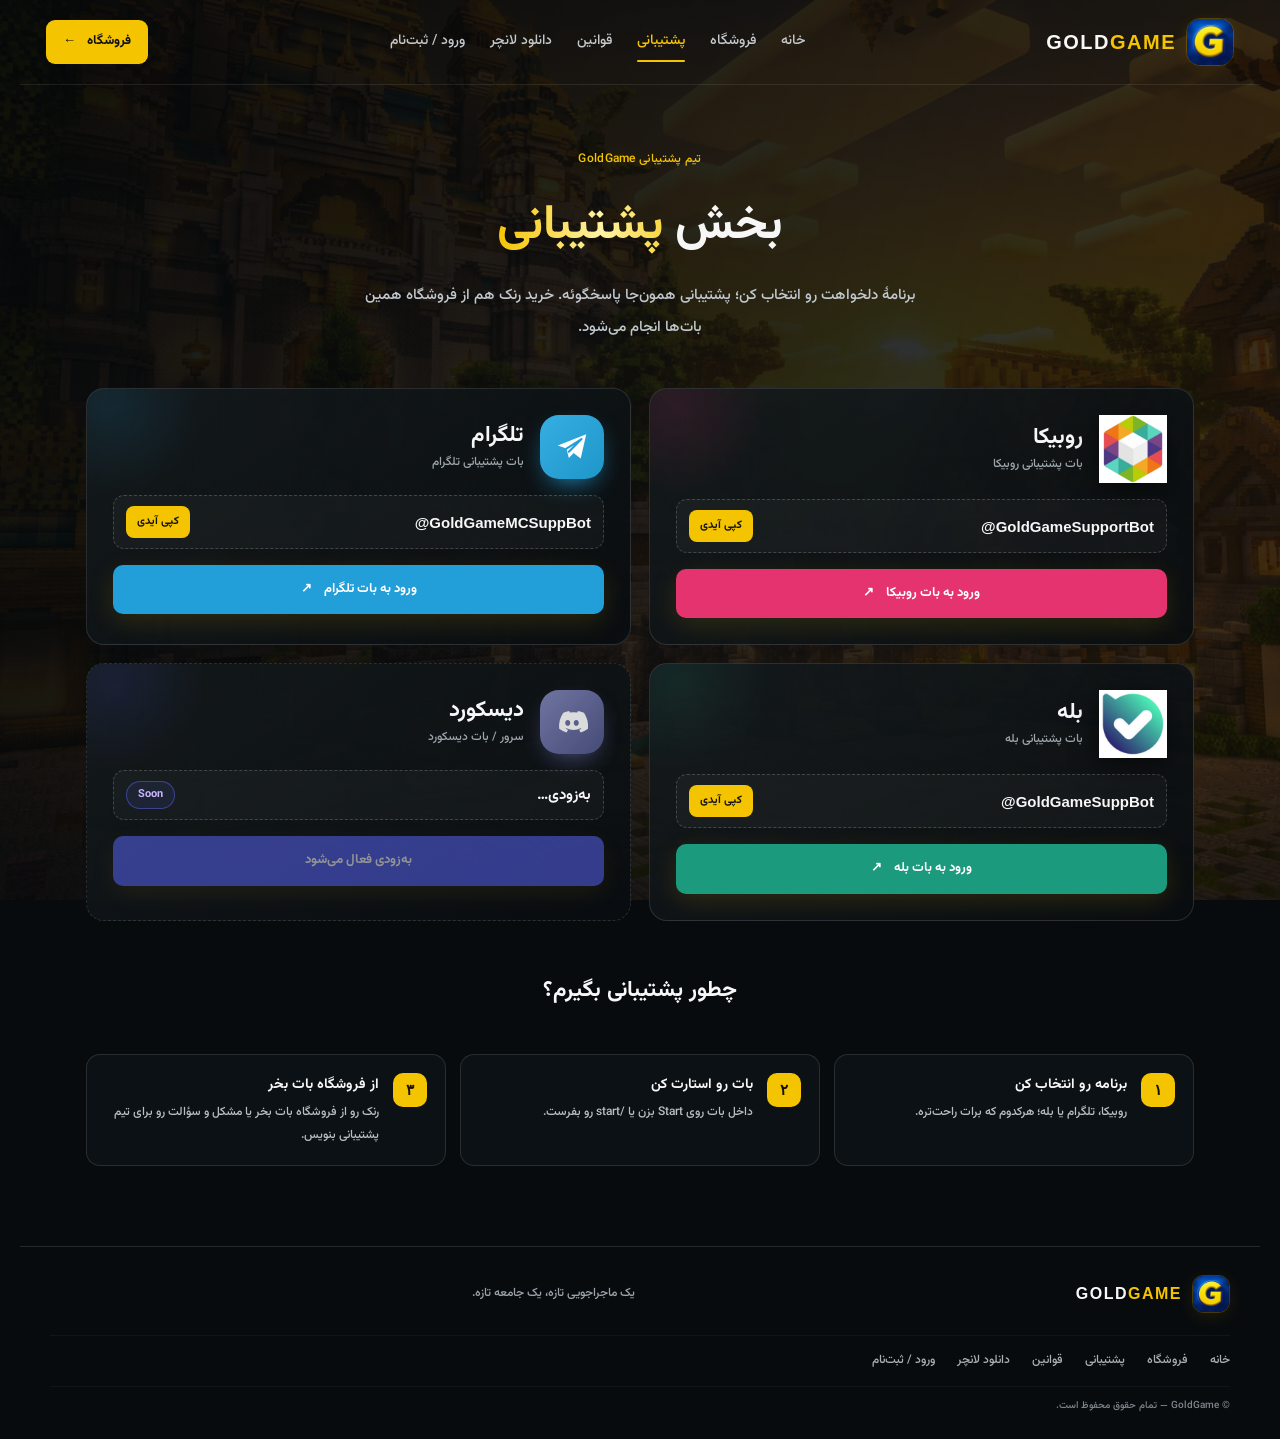
<file: support.html>
<!doctype html>
<html lang="fa" dir="rtl">
<head>
<meta charset="utf-8">
<meta name="viewport" content="width=device-width,initial-scale=1">
<meta name="theme-color" content="#f5c400">
<meta name="description" content="ارتباط با پشتیبانی GoldGame از طریق روبیکا، تلگرام، بله و دیسکورد">
<title>پشتیبانی | GoldGame</title>
<link rel="icon" type="image/png" href="assets/favicon.png">
<link rel="apple-touch-icon" href="assets/apple-touch-icon.png">
<link rel="stylesheet" href="assets/style.css">
<link rel="stylesheet" href="assets/extra.css">
<script>document.documentElement.classList.add('js')</script>

</head>
<body>
<div class="shade"></div>
<header class="topbar">
<a class="brand" href="index.html"><img src="assets/logo.png" alt="GoldGame"><span>GOLD<span class="gold">GAME</span></span></a>
<button type="button" class="menu-btn" aria-label="باز کردن منو"><svg viewBox="0 0 24 24" aria-hidden="true"><path d="M4 7h16"/><path d="M4 12h16"/><path d="M4 17h16"/></svg></button>
<nav aria-label="منوی اصلی"><a href="index.html">خانه</a><a href="shop.html">فروشگاه</a><a class=active href="support.html">پشتیبانی</a><a href="rules.html">قوانین</a><a href="launcher.html">دانلود لانچر</a><a href="auth.html">ورود / ثبت‌نام</a></nav>
<a class="nav-cta" href="shop.html">فروشگاه <span>←</span></a>
</header>
<main class="inner-page">
<section class="page-hero"><span class="eyebrow">تیم پشتیبانی GoldGame</span><h1>بخش <span class="gold">پشتیبانی</span></h1><p>برنامهٔ دلخواهت رو انتخاب کن؛ پشتیبانی همون‌جا پاسخگوئه. خرید رنک هم از فروشگاه همین بات‌ها انجام می‌شود.</p></section>
<div class="rank-banner" id="rankBanner" hidden><span class="rb-ico">★</span><div>می‌خوای رنک <b id="rankBannerName"></b> بخری؟ یکی از برنامه‌های پایین رو انتخاب کن، بات رو <b>Start</b> کن و رنکت رو از <b>فروشگاه بات</b> بخر.</div></div>
<section class="support-grid">
<article class="support-card" style="--brand:#e5336f">
<div class="sc-head"><div class="sc-icon img" style="background:none"><img src="assets/rubika.png" alt="روبیکا" width="64" height="64"></div><div><h2>روبیکا</h2><small>بات پشتیبانی روبیکا</small></div></div>
<div class="sc-handle"><strong>@GoldGameSupportBot</strong><button type="button" data-copy="@GoldGameSupportBot">کپی آیدی</button></div>
<a class="btn primary" href="https://rubika.ir/GoldGameSupportBot" target="_blank" rel="noopener">ورود به بات روبیکا <span>↗</span></a>
</article>
<article class="support-card" style="--brand:#229ED9">
<div class="sc-head"><div class="sc-icon" style="background:linear-gradient(135deg,#37aee2,#1e96c8)"><svg viewBox="0 0 24 24" aria-hidden="true"><path d="M21 4 3 11l5.5 2L10 19l3-3.2 4.5 3.4Z" fill="#fff"/><path d="M8.5 13 18 7l-8 8" stroke="#229ED9" stroke-width="1.3" fill="none" stroke-linejoin="round" stroke-linecap="round"/></svg></div><div><h2>تلگرام</h2><small>بات پشتیبانی تلگرام</small></div></div>
<div class="sc-handle"><strong>@GoldGameMCSuppBot</strong><button type="button" data-copy="@GoldGameMCSuppBot">کپی آیدی</button></div>
<a class="btn primary" href="https://t.me/GoldGameMCSuppBot" target="_blank" rel="noopener">ورود به بات تلگرام <span>↗</span></a>
</article>
<article class="support-card" style="--brand:#1c9a7e">
<div class="sc-head"><div class="sc-icon img" style="background:none"><img src="assets/bale.png" alt="بله" width="64" height="64"></div><div><h2>بله</h2><small>بات پشتیبانی بله</small></div></div>
<div class="sc-handle"><strong>@GoldGameSuppBot</strong><button type="button" data-copy="@GoldGameSuppBot">کپی آیدی</button></div>
<a class="btn primary" href="https://ble.ir/GoldGameSuppBot" target="_blank" rel="noopener">ورود به بات بله <span>↗</span></a>
</article>
<article class="support-card soon" style="--brand:#5865F2">
<div class="sc-head"><div class="sc-icon" style="background:linear-gradient(135deg,#7983f5,#4752c4)"><svg viewBox="0 0 24 24" aria-hidden="true"><path fill="#fff" fill-rule="evenodd" d="M19.5 6.2A15 15 0 0 0 15.8 5l-.5 1a13.8 13.8 0 0 0-4.6 0l-.5-1a15 15 0 0 0-3.7 1.2C4.2 9.6 3.6 13 3.9 16.3A15 15 0 0 0 8.5 18.6l1-1.6a9.8 9.8 0 0 1-1.5-.7l.4-.3a10.7 10.7 0 0 0 9.2 0l.4.3c-.5.3-1 .5-1.5.7l1 1.6a15 15 0 0 0 4.600-2.300c.4-3.800-.6-7.100-2.500-10.100ZM9.300 14.400c-.9 0-1.600-.8-1.600-1.800s.7-1.800 1.600-1.800 1.600.8 1.600 1.800-.7 1.800-1.600 1.800Zm5.400 0c-.9 0-1.600-.8-1.600-1.800s.7-1.800 1.600-1.800 1.600.8 1.600 1.800-.7 1.800-1.600 1.800Z"/></svg></div><div><h2>دیسکورد</h2><small>سرور / بات دیسکورد</small></div></div>
<div class="sc-handle"><strong style="font-family:inherit;direction:rtl">به‌زودی…</strong><span class="soon-pill">Soon</span></div>
<span class="btn primary" aria-disabled="true">به‌زودی فعال می‌شود</span>
</article>
</section>
<h2 class="steps-title">چطور پشتیبانی بگیرم؟</h2>
<section class="steps">
<div class="step"><b>۱</b><div><h3>برنامه رو انتخاب کن</h3><p>روبیکا، تلگرام یا بله؛ هرکدوم که برات راحت‌تره.</p></div></div>
<div class="step"><b>۲</b><div><h3>بات رو استارت کن</h3><p>داخل بات روی Start بزن یا /start رو بفرست.</p></div></div>
<div class="step"><b>۳</b><div><h3>از فروشگاه بات بخر</h3><p>رنک رو از فروشگاه بات بخر یا مشکل و سؤالت رو برای تیم پشتیبانی بنویس.</p></div></div>
</section>
</main>
<footer>
<a class="brand footer-brand" href="index.html"><img src="assets/logo.png" alt=""><span>GOLD<span class="gold">GAME</span></span></a>
<p>یک ماجراجویی تازه، یک جامعه تازه.</p>
<div class="footer-links"><a href="index.html">خانه</a><a href="shop.html">فروشگاه</a><a href="support.html">پشتیبانی</a><a href="rules.html">قوانین</a><a href="launcher.html">دانلود لانچر</a><a href="auth.html">ورود / ثبت‌نام</a></div>
<small>© GoldGame — تمام حقوق محفوظ است.</small>
</footer>
<div class="toast" role="status"></div>
<script src="assets/app.js"></script>
</body>
</html>
</file>
<file: assets/style.css>
@font-face{font-family:Vazir;src:url('Vazirmatn-Medium.ttf')}@font-face{font-family:Vazir;src:url('Vazirmatn-Bold.ttf');font-weight:800}:root{--gold:#f5c400;--gold2:#ffdc45;--orange:#ff9d19;--ink:#080b0e;--panel:rgba(12,17,21,.86);--muted:#b8bec4;--line:rgba(255,255,255,.12)}*{box-sizing:border-box}html{scroll-behavior:smooth}body{margin:0;background:#080b0e url('background.webp') center top/cover fixed no-repeat;color:#f7f7f7;font-family:Vazir,Tahoma,sans-serif;min-height:100vh;line-height:1.8}a{color:inherit;text-decoration:none}button,input,textarea{font:inherit}.shade{position:fixed;inset:0;background:linear-gradient(110deg,rgba(4,7,9,.94),rgba(5,9,12,.86) 55%,rgba(10,10,6,.78));z-index:-1;pointer-events:none}.topbar{max-width:1240px;margin:0 auto;padding:18px 26px;display:flex;align-items:center;gap:30px;border-bottom:1px solid rgba(255,255,255,.09)}.brand{display:flex;align-items:center;gap:10px;font:800 20px Arial,sans-serif;letter-spacing:1.5px;white-space:nowrap}.brand img{width:42px;height:42px;object-fit:contain;border-radius:12px}.gold{color:var(--gold)}nav{display:flex;gap:25px;margin-inline:auto;color:#c4c8cb;font-size:14px}nav a{transition:.2s}nav a:hover,nav a.active{color:var(--gold)}.nav-cta{font-size:13px;color:#101010;background:var(--gold);padding:10px 17px;border-radius:9px;font-weight:800;white-space:nowrap}.nav-cta span{margin-right:8px}.menu-btn{display:none;background:none;color:white;border:0;font-size:25px}.hero{max-width:1240px;margin:auto;min-height:580px;padding:76px 36px 55px;display:grid;grid-template-columns:1.1fr .9fr;align-items:center;gap:35px}.eyebrow{display:inline-flex;align-items:center;gap:9px;color:var(--gold);font-size:12px;letter-spacing:.3px}.eyebrow i{display:inline-block;width:7px;height:7px;border-radius:50%;background:var(--gold);box-shadow:0 0 14px var(--gold)}h1,h2,h3,p{margin-top:0}.hero h1{font-size:clamp(38px,5vw,64px);line-height:1.3;margin:18px 0;font-weight:800;letter-spacing:-1.5px}.hero-copy>p,.page-hero>p{max-width:570px;color:#c2c8cd;font-size:15px;line-height:2.1}.hero-actions{display:flex;gap:12px;flex-wrap:wrap;margin:27px 0}.btn{display:inline-flex;align-items:center;justify-content:center;gap:12px;border:1px solid transparent;border-radius:10px;padding:12px 19px;font-weight:800;font-size:13px;cursor:pointer;transition:transform .2s,background .2s,border-color .2s}.btn:hover{transform:translateY(-2px)}.btn.primary{background:var(--gold);color:#15130a;box-shadow:0 8px 26px #f5c40021}.btn.primary:hover{background:var(--gold2)}.btn.secondary{border-color:#ffffff30;color:#f6f6f6;background:#ffffff08}.btn.secondary:hover{border-color:var(--gold);color:var(--gold)}.server-address{display:inline-flex;align-items:center;gap:13px;border:1px solid var(--line);background:#090d10b8;border-radius:12px;padding:12px 16px;min-width:300px}.pulse{width:9px;height:9px;background:#62e69b;border-radius:50%;box-shadow:0 0 13px #62e69b}.server-address div{display:flex;flex-direction:column}.server-address small{font-size:10px;color:#9da6ac}.server-address strong{font:700 14px Arial,sans-serif;letter-spacing:.3px}.online-label{margin-right:auto;font:700 9px Arial,sans-serif;color:var(--gold);border:1px solid #f5c40050;padding:4px 6px;border-radius:5px}.hero-art{min-height:360px;position:relative;display:grid;place-items:center}.gold-emblem{width:245px;height:245px;border-radius:50%;display:flex;flex-direction:column;justify-content:center;align-items:center;background:radial-gradient(circle at 30% 20%,#fff2a4,#f5c400 34%,#8d6500 75%,#29200a);box-shadow:0 0 70px #f5c40030,inset 0 0 0 9px #fff5a355,inset 0 0 0 15px #392a0d;border:2px solid #ffdf58;transform:rotate(-8deg)}.gold-emblem span{font:900 120px Georgia,serif;color:#17130a;text-shadow:2px 4px #fff4a7;line-height:1}.gold-emblem b{font:900 15px Arial,sans-serif;color:#211a05;letter-spacing:3px}.gold-emblem small{font:700 7px Arial,sans-serif;color:#342805;letter-spacing:2px;margin-top:4px}.orbit{position:absolute;width:350px;height:350px;border:1px solid #f5c4002c;border-radius:50%;transform:rotate(-25deg) scaleY(.5)}.orbit-two{width:440px;height:440px;transform:rotate(38deg) scaleY(.38);border-color:#ffffff18}.float-card{position:absolute;background:#11171bd9;border:1px solid #ffffff20;border-radius:10px;padding:10px 14px;font-size:13px;box-shadow:0 15px 35px #0006}.float-card:first-letter{color:var(--gold)}.float-card span{margin-right:7px}.card-a{top:44px;right:0}.card-b{bottom:45px;left:0}.section{max-width:1240px;margin:0 auto;padding:48px 36px}.section-head{display:flex;align-items:end;justify-content:space-between;margin-bottom:25px}.section-head h2,.join-banner h2{font-size:30px;margin:8px 0 0}.section-head p{color:var(--muted);font-size:13px;margin-bottom:5px}.mode-grid{display:grid;grid-template-columns:repeat(3,1fr);gap:17px}.mode-card{min-height:245px;padding:25px;border:1px solid var(--line);border-radius:15px;background:linear-gradient(145deg,#151a1dce,#080b0ddd);position:relative;overflow:hidden;transition:.25s}.mode-card:hover{border-color:#f5c40080;transform:translateY(-4px)}.mode-card:after{content:'';position:absolute;width:160px;height:160px;border:1px solid #f5c40024;border-radius:50%;left:-45px;bottom:-70px;box-shadow:0 0 0 20px #f5c40008,0 0 0 40px #f5c40005}.mode-icon{width:48px;height:48px;border-radius:12px;background:#f5c40017;border:1px solid #f5c40050;color:var(--gold);display:grid;place-items:center;font:800 25px Arial,sans-serif;margin-bottom:18px}.mode-tag{font:700 9px Arial,sans-serif;letter-spacing:1px;color:#a7adb2}.mode-card h3{font:800 28px Arial,sans-serif;margin:6px 0}.mode-card p{font-size:12px;color:#b8bec4;max-width:260px}.mode-arrow{position:absolute;left:22px;bottom:18px;color:var(--gold);font-size:20px}.join-banner{max-width:1168px;margin:35px auto 80px;padding:30px 34px;border-radius:17px;border:1px solid #f5c40045;background:linear-gradient(105deg,#f5c40012,#111619e8);display:flex;justify-content:space-between;align-items:center;gap:25px}.join-banner h2{margin:4px 0}.join-banner p{color:#c1c6ca;font-size:13px;margin:0}.join-banner .btn{white-space:nowrap}footer{border-top:1px solid var(--line);max-width:1240px;margin:auto;padding:28px 30px 24px;display:grid;grid-template-columns:1fr 1fr;align-items:center;gap:10px}footer p{color:#9ca4aa;font-size:12px;margin:0}footer small{font-size:10px;color:#7d858b}.footer-brand{font-size:16px}.footer-brand img{width:32px;height:32px}.footer-links{grid-column:1/-1;display:flex;gap:22px;color:#aab0b4;font-size:12px;padding:14px 0;border-top:1px solid #ffffff0b;border-bottom:1px solid #ffffff0b;margin-top:12px}.footer-links a:hover{color:var(--gold)}.support-fab{position:fixed;right:22px;bottom:22px;width:57px;height:57px;border-radius:50%;display:grid;place-items:center;background:var(--orange);box-shadow:0 6px 25px #ff9d1960;border:2px solid #ffd18b;z-index:10;transition:.2s}.support-fab:hover{transform:scale(1.08);background:#ffb13b}.support-fab svg{width:27px;height:27px;fill:none;stroke:#211304;stroke-width:1.8;stroke-linecap:round;stroke-linejoin:round}.toast{position:fixed;bottom:90px;left:22px;background:#14191c;border:1px solid #f5c40077;color:white;border-radius:9px;padding:10px 15px;font-size:12px;opacity:0;transform:translateY(8px);transition:.25s;pointer-events:none;z-index:30}.toast.show{opacity:1;transform:none}.inner-page{max-width:1160px;margin:0 auto;padding:60px 26px 80px}.page-hero{text-align:center;max-width:760px;margin:0 auto 45px}.page-hero h1{font-size:clamp(34px,4vw,48px);margin:10px 0}.page-hero>p{margin:0 auto}.notice{display:inline-block;margin-top:20px;border:1px solid #f5c4004d;background:#f5c4000c;color:#f6d966;border-radius:10px;padding:10px 15px;font-size:12px}.rank-grid{display:grid;grid-template-columns:repeat(3,1fr);gap:17px}.rank-card{position:relative;background:linear-gradient(145deg,#141a1de8,#090d10ed);border:1px solid #ffffff18;border-radius:16px;padding:27px 23px;text-align:center;transition:.2s;overflow:hidden}.rank-card:hover{border-color:#f5c40088;transform:translateY(-3px)}.rank-card.featured{border-color:#f5c400a3;background:linear-gradient(145deg,#2a260ee8,#090d10f0)}.rank-logo{width:66px;height:66px;border-radius:19px;display:grid;place-items:center;margin:0 auto 17px;background:linear-gradient(135deg,#fff0a2,#f5c400 55%,#a87800);color:#201900;font:900 31px Arial,sans-serif;box-shadow:inset 0 0 0 3px #fff7c755,0 7px 23px #f5c40020}.logo-vip{border-radius:50%;background:linear-gradient(135deg,#e5e9ed,#9ea7b0,#fafafa)}.logo-mvp{background:linear-gradient(135deg,#fff0a2,#e8a923,#f5c400);clip-path:polygon(50% 0,93% 20%,84% 75%,50% 100%,16% 75%,7% 20%);border-radius:0}.logo-premium{background:linear-gradient(135deg,#fff7cc,#d6b34c,#f5c400)}.logo-sponsor{background:linear-gradient(135deg,#ffedaa,#f5a800,#9b5d00);border-radius:50%}.rank-label{font-size:11px;color:var(--gold)}.rank-card h2{font:800 25px Arial,sans-serif;margin:4px 0 3px}.rank-desc{font-size:12px;color:#aeb5ba;margin-bottom:17px}.price{font-size:24px;font-weight:800;margin:15px 0 22px}.price small{font-size:11px;font-weight:400;color:#c3c7ca}.rank-buy{width:100%}.popular-pill{position:absolute;top:12px;left:12px;font-size:9px;color:#151006;background:var(--gold);padding:4px 8px;border-radius:5px}.fine-print{text-align:center;color:#818a90;font-size:11px;margin-top:25px}.buy-dialog{width:min(490px,calc(100% - 28px));background:#101619;color:#f5f5f5;border:1px solid #f5c40075;border-radius:18px;padding:30px;box-shadow:0 30px 100px #000c}.buy-dialog::backdrop{background:#000b;backdrop-filter:blur(5px)}.dialog-close{display:flex;justify-content:flex-start}.dialog-close button{border:0;background:#ffffff12;color:#fff;border-radius:7px;width:32px;height:32px;font-size:22px;cursor:pointer}.dialog-logo{width:54px;height:54px;margin:4px 0 15px}.buy-dialog h2{margin:5px 0;font-size:25px}.buy-dialog p,.dialog-note{font-size:12px;color:#aeb6bb}.buy-dialog label{display:block;font-size:12px;margin:18px 0 7px}.buy-dialog input,.buy-dialog textarea{width:100%;background:#070b0d;color:#fff;border:1px solid #ffffff24;border-radius:9px;padding:12px;outline:none;margin-bottom:12px}.buy-dialog input:focus,.buy-dialog textarea:focus{border-color:var(--gold)}.buy-dialog .btn{width:100%;margin-bottom:10px}.buy-dialog textarea{resize:vertical;font-size:12px;line-height:1.8}.dialog-note{display:block;margin-top:9px}.rules-layout{display:grid;grid-template-columns:280px 1fr;gap:22px}.rules-side,.rule{background:#0d1215e8;border:1px solid var(--line);border-radius:13px}.rules-side{padding:24px;height:max-content;position:sticky;top:20px}.rules-mark{width:45px;height:45px;display:grid;place-items:center;color:#171200;background:var(--gold);border-radius:12px;font-size:28px}.rules-side h3{margin:15px 0 5px}.rules-side p,.rules-side a{font-size:12px;color:#b8c0c5}.rules-side a{color:var(--gold)}.rules-list{display:grid;gap:10px}.rule{display:flex;gap:18px;padding:19px 22px}.rule>span{font:800 15px Arial,sans-serif;color:var(--gold);padding-top:3px}.rule h3{font-size:15px;margin:0 0 5px}.rule p{font-size:12px;color:#b8c0c5;margin:0;line-height:2}.launcher-page{display:grid;place-items:center;min-height:580px}.launcher-box{max-width:730px;text-align:center;padding:42px 30px;background:#0b1014d9;border:1px solid #f5c4004d;border-radius:22px;box-shadow:0 25px 80px #0005}.launcher-symbol{width:110px;height:110px;margin:0 auto 25px;position:relative;border-radius:29px;display:grid;place-items:center;background:linear-gradient(135deg,#fff1a0,#f5c400 55%,#9c7000);box-shadow:0 0 55px #f5c40020;transform:rotate(-4deg)}.launcher-symbol span{font:900 70px Georgia,serif;color:#171200}.launcher-symbol i{position:absolute;right:-10px;top:-12px;font-size:30px;color:#fff0a0}.launcher-box h1{font-size:clamp(30px,4vw,43px);margin:8px 0 14px}.coming{display:inline-block;background:#f5c40015;border:1px solid #f5c40059;border-radius:9px;color:#ffe77a;padding:10px 15px;font-size:14px;font-weight:800}.coming span{margin:0 8px;color:var(--orange)}.launcher-box>p{color:#bbc2c6;font-size:13px;max-width:580px;margin:20px auto}.launcher-features{display:flex;justify-content:center;gap:10px;flex-wrap:wrap;margin:20px 0 27px}.launcher-features span{font-size:11px;border:1px solid #ffffff18;background:#ffffff08;border-radius:8px;padding:8px 12px;color:#cbd0d3}@media(max-width:850px){.topbar{gap:14px;padding:13px 18px}.topbar nav{gap:14px}.nav-cta{display:none}.hero{padding-top:50px;grid-template-columns:1fr .8fr}.hero-art{transform:scale(.85)}.rank-grid{grid-template-columns:repeat(2,1fr)}.rules-layout{grid-template-columns:220px 1fr}.join-banner{margin-inline:20px}}@media(max-width:650px){.topbar{justify-content:space-between;flex-wrap:wrap}.menu-btn{display:block;order:3}.topbar nav{display:none;order:4;width:100%;margin:0;flex-direction:column;gap:0;padding-top:8px}.topbar nav.open{display:flex}.topbar nav a{padding:9px 4px;border-top:1px solid #ffffff0b}.hero{display:flex;flex-direction:column;align-items:stretch;padding:48px 22px 30px;gap:0}.hero h1{font-size:42px}.hero-art{min-height:300px;transform:scale(.9);margin-top:0}.gold-emblem{width:205px;height:205px}.gold-emblem span{font-size:100px}.orbit{width:300px;height:300px}.orbit-two{width:350px;height:350px}.card-a{right:0;top:22px}.card-b{bottom:22px}.section{padding:35px 20px}.section-head{display:block}.section-head h2,.join-banner h2{font-size:25px}.section-head p{margin-top:8px}.mode-grid{grid-template-columns:1fr}.mode-card{min-height:205px}.join-banner{margin:20px 18px 55px;padding:24px;align-items:flex-start;flex-direction:column}.join-banner .btn{width:100%}footer{padding:24px 20px;grid-template-columns:1fr;gap:12px}.footer-links{grid-column:auto;flex-wrap:wrap}.inner-page{padding:42px 17px 60px}.page-hero{margin-bottom:30px}.rank-grid{grid-template-columns:1fr}.rank-card{padding:24px}.rules-layout{grid-template-columns:1fr}.rules-side{position:static}.rule{padding:16px;gap:13px}.launcher-page{min-height:auto}.launcher-box{padding:30px 19px}.server-address{min-width:0;width:100%}.online-label{display:none}.support-fab{width:52px;height:52px;right:16px;bottom:16px}.toast{left:15px;bottom:80px;max-width:calc(100% - 85px)}}
</file>
<file: assets/extra.css>
/* =========================================================
   GoldGame v2 — منوی کشویی، صفحه پشتیبانی، انیمیشن‌ها،
   استایل ثبت‌نام/حساب/قوانین
   ========================================================= */
:root{--ease:cubic-bezier(.2,.7,.2,1)}
::selection{background:var(--gold);color:#171300}
:focus-visible{outline:2px solid var(--gold);outline-offset:3px;border-radius:6px}
img{max-width:100%}
.hidden{display:none!important}
[hidden]{display:none!important}

/* ---------- نوار بالا ---------- */
.topbar{position:relative;z-index:5}
nav a{position:relative}
nav a::after{content:'';position:absolute;inset-inline:0;bottom:-7px;height:2px;border-radius:2px;background:var(--gold);transform:scaleX(0);transition:transform .35s var(--ease)}
nav a:hover::after,nav a.active::after{transform:scaleX(1)}
.drawer-links a::after{display:none}
.nav-cta{transition:transform .2s,box-shadow .25s,background .2s}
.nav-cta:hover{transform:translateY(-2px);background:var(--gold2);box-shadow:0 8px 24px #f5c40040}
.brand img{transition:transform .5s var(--ease)}
.brand:hover img{transform:rotate(-8deg) scale(1.08)}

.menu-btn{display:none;width:44px;height:44px;padding:0;place-items:center;border-radius:12px;border:1px solid var(--line);background:#ffffff08;color:#fff;cursor:pointer;transition:border-color .2s,color .2s,background .2s}
.menu-btn svg{width:24px;height:24px;fill:none;stroke:currentColor;stroke-width:2;stroke-linecap:round}
.menu-btn path{transition:transform .3s var(--ease);transform-origin:center;transform-box:fill-box}
.menu-btn:hover{border-color:var(--gold);color:var(--gold);background:#f5c4000d}
.menu-btn:hover path:nth-child(1){transform:translateX(3px)}
.menu-btn:hover path:nth-child(3){transform:translateX(-3px)}
@media(max-width:980px){
  .topbar{justify-content:space-between;gap:14px}
  .topbar nav,.nav-cta{display:none}
  .menu-btn{display:grid;order:0}
}

/* ---------- منوی کشویی (سمت چپ) ---------- */
body.drawer-open{overflow:hidden}
.drawer-overlay{position:fixed;inset:0;background:rgba(2,4,6,.66);backdrop-filter:blur(4px);-webkit-backdrop-filter:blur(4px);opacity:0;visibility:hidden;transition:opacity .35s,visibility 0s linear .35s;z-index:90}
body.drawer-open .drawer-overlay{opacity:1;visibility:visible;transition-delay:0s}
.drawer{position:fixed;top:0;bottom:0;left:0;width:min(86vw,340px);z-index:100;display:flex;flex-direction:column;gap:6px;padding:18px 16px 20px;overflow-y:auto;background:linear-gradient(170deg,#141a1e,#080b0e 72%);border-right:1px solid #f5c40045;box-shadow:30px 0 80px #000b;transform:translateX(-104%);visibility:hidden;transition:transform .45s var(--ease),visibility 0s linear .45s;outline:none}
body.drawer-open .drawer{transform:none;visibility:visible;transition-delay:0s}
.drawer::before{content:'';position:absolute;inset:0 0 auto 0;height:180px;background:radial-gradient(circle at 20% 0,#f5c40022,transparent 70%);pointer-events:none}
.drawer-head{position:relative;display:flex;align-items:center;justify-content:space-between;padding:2px 4px 16px;margin-bottom:6px;border-bottom:1px solid #ffffff12}
.drawer-close{width:40px;height:40px;border-radius:11px;border:1px solid var(--line);background:#ffffff08;color:#fff;font-size:24px;line-height:1;cursor:pointer;transition:transform .35s var(--ease),border-color .2s,color .2s}
.drawer-close:hover{transform:rotate(90deg);border-color:var(--gold);color:var(--gold)}
.drawer-links{position:relative;display:grid;gap:6px;margin-top:6px}
.drawer-links a{display:flex;align-items:center;gap:13px;padding:11px 12px;border-radius:13px;border:1px solid transparent;color:#d6dbde;font-size:14px;opacity:0;transform:translateX(-18px);transition:opacity .4s,transform .45s var(--ease),background .2s,border-color .2s,color .2s}
body.drawer-open .drawer-links a{opacity:1;transform:none;transition-delay:calc(var(--i,0)*55ms + 140ms),calc(var(--i,0)*55ms + 140ms),0s,0s,0s}
.drawer-links a:hover{background:#ffffff0a;border-color:#ffffff14;color:#fff}
.drawer-links a.active{background:linear-gradient(90deg,#f5c40022,#f5c4000a);border-color:#f5c40055;color:var(--gold2)}
.drawer-links .ico{width:38px;height:38px;border-radius:11px;display:grid;place-items:center;background:#ffffff0a;border:1px solid #ffffff12;flex:none;transition:background .25s,transform .3s var(--ease)}
.drawer-links a.active .ico,.drawer-links a:hover .ico{background:#f5c4001c;border-color:#f5c40055}
.drawer-links a:hover .ico{transform:scale(1.08) rotate(-5deg)}
.drawer-links svg{width:19px;height:19px;fill:none;stroke:var(--gold);stroke-width:1.8;stroke-linecap:round;stroke-linejoin:round}
.drawer-links .chev{margin-right:auto;color:#6d767c;font-size:18px;transition:transform .25s,color .25s}
.drawer-links a:hover .chev{transform:translateX(-4px);color:var(--gold)}
.drawer-foot{position:relative;margin-top:auto;padding-top:16px;display:grid;gap:10px}
.drawer-ip{display:flex;align-items:center;gap:12px;width:100%;text-align:right;padding:12px 14px;border-radius:13px;border:1px solid #f5c40045;background:#f5c4000d;color:#fff;cursor:pointer;transition:background .2s,border-color .2s}
.drawer-ip:hover{background:#f5c40018;border-color:#f5c40088}
.drawer-ip div{display:flex;flex-direction:column;line-height:1.5}
.drawer-ip small{font-size:10px;color:#9da6ac}
.drawer-ip strong{font:700 14px Arial,sans-serif;direction:ltr;text-align:right}
.drawer-ip em{margin-right:auto;font-style:normal;font-size:11px;color:#15130a;background:var(--gold);padding:4px 9px;border-radius:7px;font-weight:800}
.drawer-ip.copied em{background:#62e69b}

/* ---------- دکمهٔ شناور پشتیبانی (هدست) ---------- */
.support-fab{position:fixed;overflow:visible;text-decoration:none}
.support-fab::before,.support-fab::after{content:'';position:absolute;inset:-2px;border-radius:50%;border:2px solid var(--orange);opacity:0;pointer-events:none}
.support-fab .fab-label{position:absolute;right:calc(100% + 12px);top:50%;transform:translate(10px,-50%);opacity:0;white-space:nowrap;background:#14191c;border:1px solid #ff9d1980;color:#ffd18b;border-radius:10px;padding:7px 13px;font-size:12px;font-weight:800;pointer-events:none;transition:opacity .3s,transform .35s var(--ease)}
.support-fab:hover .fab-label,.support-fab:focus-visible .fab-label,.support-fab.hint .fab-label{opacity:1;transform:translate(0,-50%)}
.support-fab .fab-dot{position:absolute;top:2px;left:2px;width:13px;height:13px;border-radius:50%;background:#62e69b;border:2px solid #14191c;box-shadow:0 0 10px #62e69b}
.support-fab svg{transform-origin:50% 62%}
@media(prefers-reduced-motion:no-preference){
  .support-fab::before{animation:ripple 2.8s ease-out infinite}
  .support-fab::after{animation:ripple 2.8s ease-out 1.4s infinite}
  .support-fab svg{animation:ring 7s ease-in-out 2s infinite}
  .support-fab .fab-dot{animation:blink 2s ease-in-out infinite}
  .support-fab{animation:fabIn .8s var(--ease) .6s both}
}
@keyframes ripple{0%{transform:scale(1);opacity:.6}100%{transform:scale(1.95);opacity:0}}
@keyframes ring{0%,84%,100%{transform:rotate(0)}86%{transform:rotate(-14deg)}88%{transform:rotate(12deg)}90%{transform:rotate(-10deg)}92%{transform:rotate(8deg)}94%{transform:rotate(-4deg)}96%{transform:rotate(2deg)}}
@keyframes blink{0%,100%{opacity:1}50%{opacity:.45}}
@keyframes fabIn{from{opacity:0;scale:.4}to{opacity:1;scale:1}}

/* ---------- انیمیشن‌های صفحه ---------- */
.sparks{position:fixed;inset:0;overflow:hidden;pointer-events:none;z-index:-1}
.spark{position:absolute;bottom:-14px;left:var(--x);width:var(--s);height:var(--s);border-radius:50%;background:radial-gradient(circle,#fff0a2,#f5c400 55%,transparent 72%);opacity:0;animation:sparkUp var(--t) linear var(--dl) infinite;will-change:transform,opacity}
@keyframes sparkUp{0%{transform:translate3d(0,0,0);opacity:0}10%{opacity:.6}90%{opacity:.3}100%{transform:translate3d(var(--dx),-108vh,0);opacity:0}}

@media(prefers-reduced-motion:no-preference){
  .hero-copy>*,.page-hero>*{animation:rise .9s var(--ease) both}
  .hero-copy>*:nth-child(1),.page-hero>*:nth-child(1){animation-delay:.05s}
  .hero-copy>*:nth-child(2),.page-hero>*:nth-child(2){animation-delay:.16s}
  .hero-copy>*:nth-child(3),.page-hero>*:nth-child(3){animation-delay:.27s}
  .hero-copy>*:nth-child(4),.page-hero>*:nth-child(4){animation-delay:.38s}
  .hero-copy>*:nth-child(5),.page-hero>*:nth-child(5){animation-delay:.49s}
  .hero-art{animation:artIn 1.3s ease .25s both}
  .gold-emblem{position:relative;overflow:hidden;animation:emblemFloat 7s ease-in-out infinite}
  .gold-emblem::after{content:'';position:absolute;inset:-30% -60%;background:linear-gradient(115deg,transparent 42%,rgba(255,255,255,.55) 50%,transparent 58%);transform:translateX(-80%);animation:shine 5.5s ease-in-out 1.2s infinite}
  .orbit-one{animation:spinA 30s linear infinite}
  .orbit-two{animation:spinB 44s linear infinite}
  .card-a{animation:bob 5s ease-in-out infinite}
  .card-b{animation:bob 6s ease-in-out -2s infinite}
  h1 .gold,h2 .gold{background:linear-gradient(90deg,#f5c400,#fff2a4,#f5c400,#ffdc45,#f5c400);background-size:250% 100%;-webkit-background-clip:text;background-clip:text;-webkit-text-fill-color:transparent;color:transparent;animation:goldflow 6s linear infinite}
  .server-address .pulse{animation:pulseDot 2s ease-out infinite}
  .rank-card.featured{animation:glowPulse 3.6s ease-in-out infinite}
  .launcher-symbol{animation:emblemSoft 6s ease-in-out infinite}
  .launcher-symbol i{animation:twinkle 2.4s ease-in-out infinite}
  .join-banner::before{animation:sheen 7s ease-in-out infinite}
}
@keyframes rise{from{opacity:0;transform:translateY(24px)}to{opacity:1;transform:none}}
@keyframes artIn{from{opacity:0}to{opacity:1}}
@keyframes emblemFloat{0%,100%{transform:rotate(-8deg) translateY(0)}50%{transform:rotate(-3deg) translateY(-14px)}}
@keyframes emblemSoft{0%,100%{transform:rotate(-4deg) translateY(0)}50%{transform:rotate(2deg) translateY(-8px)}}
@keyframes shine{0%,55%{transform:translateX(-80%)}100%{transform:translateX(80%)}}
@keyframes spinA{from{transform:rotate(-25deg) scaleY(.5)}to{transform:rotate(335deg) scaleY(.5)}}
@keyframes spinB{from{transform:rotate(38deg) scaleY(.38)}to{transform:rotate(-322deg) scaleY(.38)}}
@keyframes bob{0%,100%{transform:translateY(0)}50%{transform:translateY(-10px)}}
@keyframes goldflow{to{background-position:250% 0}}
@keyframes pulseDot{0%{box-shadow:0 0 0 0 #62e69b99}100%{box-shadow:0 0 0 12px #62e69b00}}
@keyframes glowPulse{0%,100%{box-shadow:0 0 0 0 #f5c40000,0 0 28px #f5c40010}50%{box-shadow:0 0 0 1px #f5c40045,0 0 50px #f5c40030}}
@keyframes twinkle{0%,100%{transform:scale(1) rotate(0);opacity:1}50%{transform:scale(1.35) rotate(25deg);opacity:.7}}
@keyframes sheen{0%,60%{transform:translateX(120%)}100%{transform:translateX(-120%)}}

/* ظاهر شدن هنگام اسکرول */
.js .reveal{opacity:0;transform:translateY(26px);transition:opacity .8s var(--ease),transform .8s var(--ease);transition-delay:var(--d,0s)}
.js .reveal.in{opacity:1;transform:none}

/* درخشش دنبال‌کنندهٔ موس روی کارت‌ها */
.mode-card,.rank-card,.support-card,.rule{position:relative;isolation:isolate}
.mode-card::before,.rank-card::before,.support-card::before,.rule::before{content:'';position:absolute;inset:0;z-index:-1;pointer-events:none;background:radial-gradient(280px circle at var(--mx,50%) var(--my,50%),rgba(245,196,0,.15),transparent 70%);opacity:0;transition:opacity .3s}
.mode-card:hover::before,.rank-card:hover::before,.support-card:hover::before,.rule:hover::before{opacity:1}
.mode-arrow{transition:transform .3s var(--ease)}
.mode-card:hover .mode-arrow{transform:translate(-6px,4px)}
.mode-icon{transition:transform .4s var(--ease),background .3s}
.mode-card:hover .mode-icon{transform:rotate(-8deg) scale(1.1);background:#f5c40030}
.rank-logo{transition:transform .45s var(--ease)}
.rank-card:hover .rank-logo{transform:translateY(-5px) rotate(-6deg) scale(1.07)}

/* دکمه‌ها */
.btn{position:relative;overflow:hidden;isolation:isolate}
.btn.primary::after{content:'';position:absolute;top:0;bottom:0;width:55%;left:-80%;background:linear-gradient(100deg,transparent,rgba(255,255,255,.55),transparent);transform:skewX(-20deg);transition:left .7s var(--ease);pointer-events:none}
.btn.primary:hover::after{left:130%}
.btn:active{transform:scale(.97)}
.btn span{display:inline-block;transition:transform .25s var(--ease)}
.btn:hover span{transform:translateX(-4px)}
.btn.copied{background:#62e69b!important;color:#07210f!important}
.join-banner{position:relative;overflow:hidden}
.join-banner::before{content:'';position:absolute;inset:0;width:60%;background:linear-gradient(100deg,transparent,#f5c4001c,transparent);transform:translateX(120%);pointer-events:none}
.join-banner>*{position:relative}

/* ---------- نوار پشتیبانی صفحهٔ اصلی ---------- */
.support-strip{max-width:1168px;margin:30px auto 0;padding:26px 32px;display:flex;align-items:center;gap:22px;border:1px solid var(--line);border-radius:17px;background:linear-gradient(105deg,#ff9d1912,#111619e8)}
.support-strip h2{font-size:22px;margin:0 0 2px}
.support-strip p{margin:0;font-size:13px;color:#c1c6ca}
.support-strip .btn{margin-right:auto;white-space:nowrap}
.strip-icon{width:56px;height:56px;border-radius:50%;flex:none;display:grid;place-items:center;background:var(--orange);border:2px solid #ffd18b;box-shadow:0 6px 24px #ff9d1950}
.strip-icon svg{width:27px;height:27px;fill:none;stroke:#211304;stroke-width:1.8;stroke-linecap:round;stroke-linejoin:round}
@media(max-width:850px){.support-strip{margin-inline:20px}}
@media(max-width:650px){.support-strip{flex-direction:column;align-items:flex-start;padding:24px}.support-strip .btn{margin:0;width:100%}}

/* ---------- صفحهٔ پشتیبانی ---------- */
.rank-banner{display:flex;align-items:center;gap:14px;max-width:640px;margin:0 auto 26px;padding:14px 18px;border:1px solid #f5c40070;border-radius:14px;background:linear-gradient(100deg,#f5c40020,#0d1215e8);font-size:13px;color:#ffe77a;text-align:right}
.rank-banner b{color:#fff}
.rank-banner .rb-ico{flex:none;width:38px;height:38px;border-radius:50%;display:grid;place-items:center;background:var(--gold);color:#171300;font-weight:900}
@media(prefers-reduced-motion:no-preference){.rank-banner{animation:rise .8s var(--ease) both,glowPulse 3s ease-in-out 1s 3}}
.support-grid{display:grid;grid-template-columns:repeat(2,1fr);gap:18px}
.support-card{--brand:#f5c400;display:flex;flex-direction:column;gap:16px;padding:26px;border-radius:18px;border:1px solid var(--line);background:linear-gradient(145deg,#141a1de8,#090d10ed);overflow:hidden;transition:transform .3s var(--ease),border-color .3s,box-shadow .3s}
.support-card:hover{transform:translateY(-5px);border-color:var(--brand);box-shadow:0 22px 50px -24px var(--brand)}
.support-card::after{content:'';position:absolute;width:190px;height:190px;border-radius:50%;left:-70px;top:-80px;background:radial-gradient(circle,var(--brand),transparent 68%);opacity:.12;pointer-events:none;transition:opacity .3s,transform .6s var(--ease)}
.support-card:hover::after{opacity:.24;transform:scale(1.25)}
.sc-head{display:flex;align-items:center;gap:16px}
.sc-icon{width:64px;height:64px;border-radius:19px;display:grid;place-items:center;flex:none;box-shadow:0 10px 26px -10px var(--brand);transition:transform .45s var(--ease)}
.sc-icon svg{width:38px;height:38px}
.support-card:hover .sc-icon{transform:rotate(-7deg) scale(1.08)}
.sc-head h2{font-size:22px;margin:0;line-height:1.4}
.sc-head small{display:block;font-size:12px;color:#9da6ac}
.sc-handle{display:flex;align-items:center;justify-content:space-between;gap:10px;padding:10px 12px;border-radius:11px;border:1px dashed #ffffff30;background:#ffffff08}
.sc-handle strong{font:700 15px Arial,sans-serif;direction:ltr;unicode-bidi:isolate}
.sc-handle button{border:0;border-radius:8px;padding:6px 11px;font-size:11px;font-weight:800;cursor:pointer;color:#15130a;background:var(--gold);transition:background .2s,transform .2s}
.sc-handle button:hover{background:var(--gold2)}
.sc-handle button.copied{background:#62e69b}
.support-card .btn{width:100%;background:var(--brand);color:#fff;border-color:transparent}
.support-card .btn.primary:hover{background:var(--brand);filter:brightness(1.12)}
.support-card.soon{border-style:dashed}
.support-card.soon .sc-icon{filter:grayscale(.55);opacity:.85}
.soon-pill{display:inline-block;font-size:11px;font-weight:800;color:#c9b6ff;border:1px solid #5865f280;background:#5865f21a;border-radius:999px;padding:3px 11px}
.btn[aria-disabled=true]{opacity:.55;cursor:not-allowed;pointer-events:none}
.steps{display:grid;grid-template-columns:repeat(3,1fr);gap:14px;margin-top:44px}
.step{display:flex;gap:14px;padding:18px;border:1px solid var(--line);border-radius:14px;background:#0d1215e8}
.step>b{flex:none;width:34px;height:34px;border-radius:10px;display:grid;place-items:center;font:800 15px Arial,sans-serif;color:#171200;background:var(--gold)}
.step h3{font-size:14px;margin:0 0 3px}
.step p{font-size:12px;color:#b8c0c5;margin:0;line-height:1.9}
.steps-title{text-align:center;margin:50px 0 0;font-size:22px}
@media(max-width:850px){.steps{grid-template-columns:1fr}}
@media(max-width:700px){.support-grid{grid-template-columns:1fr}.support-card{padding:22px}}

/* ---------- فروشگاه: پنجرهٔ خرید ---------- */
.buy-dialog input#playerName{direction:ltr;text-align:left;transition:border-color .2s,box-shadow .2s}
.buy-dialog input.ok{border-color:#62e69b}
.buy-dialog input.bad{border-color:#ff6b57;box-shadow:0 0 0 3px #ff6b5722}
.buy-dialog input.shake{animation:shake .45s}
@keyframes shake{20%,60%{transform:translateX(-7px)}40%,80%{transform:translateX(7px)}}
.buy-dialog[open]{animation:dialogIn .4s var(--ease)}
.buy-dialog[open]::backdrop{animation:fadeIn .3s}
@keyframes dialogIn{from{opacity:0;transform:translateY(24px) scale(.96)}to{opacity:1;transform:none}}
@keyframes fadeIn{from{opacity:0}to{opacity:1}}
.field-error{color:#ff9a88!important;font-size:12px;line-height:1.9;margin:-2px 0 12px;font-weight:700}
.dialog-fail{border:1px solid #ff6b5760;background:#ff6b5712;border-radius:13px;padding:16px;margin-bottom:12px}
.dialog-fail strong{display:block;color:#ffb3a6;font-size:14px;margin-bottom:5px}
.dialog-fail p{margin:0 0 12px;font-size:12px;color:#d9dfe3;line-height:2}
.dialog-fail .btn{margin-bottom:0}

/* ---------- قوانین ---------- */
.rules-body{display:grid;gap:34px}
.rule-group{scroll-margin-top:20px}
.rule-group>header{display:flex;align-items:center;gap:14px;margin-bottom:14px}
.g-ico{width:44px;height:44px;border-radius:13px;flex:none;display:grid;place-items:center;background:#f5c40018;border:1px solid #f5c40050}
.g-ico svg{width:22px;height:22px;fill:none;stroke:var(--gold);stroke-width:1.8;stroke-linecap:round;stroke-linejoin:round}
.rule-group h2{font-size:21px;margin:0}
.rule-group header p{margin:0;font-size:12px;color:#9da6ac}
.rules-side .side-links{display:grid;gap:4px;margin:14px 0 16px}
.rules-side .side-links a{display:block;padding:7px 11px;border-radius:9px;border:1px solid transparent;font-size:12px;color:#b8c0c5;transition:background .2s,color .2s,border-color .2s}
.rules-side .side-links a:hover,.rules-side .side-links a.on{background:#f5c40014;border-color:#f5c40040;color:var(--gold2)}
.rules-side .side-cta{display:block;text-align:center;padding:10px;border-radius:10px;background:var(--gold);color:#171200;font-weight:800;font-size:12px;transition:background .2s,transform .2s}
.rules-side .side-cta:hover{background:var(--gold2);transform:translateY(-2px)}
.rule em{font-style:normal;color:var(--gold2)}
.rules-end{margin-top:34px;padding:18px 22px;border:1px dashed #f5c40060;border-radius:13px;background:#f5c4000a;font-size:12px;color:#d9dfe3;line-height:2}

/* ---------- ورود / ثبت‌نام / حساب ---------- */
.auth-wrap,.account-wrap{min-height:72vh;display:grid;place-items:center;padding:48px 18px}
.auth-card,.account-card{width:min(100%,540px);padding:clamp(22px,5vw,36px);border:1px solid rgba(245,196,0,.35);border-radius:24px;background:rgba(15,15,15,.88);box-shadow:0 20px 80px #0008;backdrop-filter:blur(14px);-webkit-backdrop-filter:blur(14px)}
.auth-card h1,.account-card h1{margin:8px 0;font-size:clamp(26px,5vw,36px)}
.auth-card>p,.account-card>p{color:#c6c6c6;line-height:1.9;font-size:14px}
.db-status{display:inline-flex;align-items:center;gap:8px;font-size:11px;border-radius:999px;padding:5px 11px;border:1px solid #ffffff22;color:#aeb5ba;margin-right:10px;vertical-align:middle}
.db-status i{width:8px;height:8px;border-radius:50%;background:#888}
.db-status.ok{color:#9ef0c0;border-color:#62e69b55}.db-status.ok i{background:#62e69b;box-shadow:0 0 10px #62e69b}
.db-status.bad{color:#ffb3a6;border-color:#ff6b5755}.db-status.bad i{background:#ff6b57}
.db-status.wait i{animation:blink 1s infinite}
.auth-tabs{position:relative;display:grid;grid-template-columns:1fr 1fr;gap:6px;margin:22px 0 8px;padding:5px;border-radius:14px;background:#ffffff0a;border:1px solid #ffffff12}
.auth-tabs button{position:relative;z-index:1;border:0;border-radius:10px;padding:12px;font:inherit;font-weight:800;cursor:pointer;background:transparent;color:#cfd4d7;transition:color .3s}
.auth-tabs button.active{color:#171300}
.auth-tabs .pill{position:absolute;z-index:0;top:5px;bottom:5px;right:5px;width:calc(50% - 8px);border-radius:10px;background:var(--gold);transition:transform .4s var(--ease)}
.auth-tabs[data-mode=signup] .pill{transform:translateX(calc(-100% - 6px))}
.auth-form .field{margin-top:14px}
.auth-form label{display:block;margin:0 0 7px;color:#eee;font-size:13px}
.auth-form input:not([type=checkbox]){width:100%;padding:14px;border:1px solid #555;border-radius:12px;background:#181818;color:#fff;font:inherit;outline:none;transition:border-color .2s,box-shadow .2s}
.auth-form input:not([type=checkbox]):focus{border-color:var(--gold);box-shadow:0 0 0 3px #f5c40022}
.auth-form input.ltr{direction:ltr;text-align:left}
.auth-form input.bad{border-color:#ff6b57}
.pw-wrap{position:relative}
.pw-wrap input{padding-right:48px!important}
.pw-toggle{position:absolute;right:6px;top:50%;transform:translateY(-50%);width:38px;height:38px;border:0;border-radius:9px;background:transparent;color:#9da6ac;cursor:pointer;display:grid;place-items:center}
.pw-toggle:hover{color:var(--gold)}
.pw-toggle svg{width:20px;height:20px;fill:none;stroke:currentColor;stroke-width:1.8;stroke-linecap:round;stroke-linejoin:round}
.hint{font-size:11px;color:#8f979d;margin:6px 2px 0;line-height:1.8}
.hint.bad{color:#ff9a88}.hint.good{color:#7ee8ac}
.meter{height:4px;border-radius:4px;background:#ffffff14;margin-top:8px;overflow:hidden}
.meter i{display:block;height:100%;width:0;border-radius:4px;background:#ff6b57;transition:width .35s var(--ease),background .3s}
.check{display:flex!important;gap:10px;align-items:flex-start;margin-top:16px!important;font-size:12px!important;color:#c6c6c6!important;line-height:1.9;cursor:pointer}
.check.hidden{display:none!important}
.check input{flex:none;width:18px;height:18px;margin-top:4px;accent-color:#f5c400}
.check a{color:var(--gold);text-decoration:underline}
.auth-submit{width:100%;margin-top:20px;border:0;border-radius:12px;padding:14px 18px;font:inherit;font-weight:800;cursor:pointer;background:var(--gold);color:#171300;transition:background .2s,transform .2s,opacity .2s}
.auth-submit:hover{background:var(--gold2);transform:translateY(-2px)}
.auth-submit:disabled{opacity:.6;cursor:progress;transform:none}
.auth-note{min-height:28px;margin-top:14px;line-height:1.9;font-size:13px;color:var(--gold);white-space:pre-line}
.auth-note.bad{color:#ff9a88}
.auth-small{display:flex;justify-content:space-between;gap:10px;flex-wrap:wrap;margin-top:14px;font-size:13px}
.auth-small button,.auth-small a{background:none;border:0;color:var(--gold);font:inherit;cursor:pointer;padding:0}
.setup-alert{margin-top:16px;padding:14px 16px;border:1px solid #ffb13b80;background:#ffb13b12;border-radius:13px;color:#ffe0a8;font-size:12px;line-height:2}
.setup-alert b{color:#fff}
.setup-alert code{direction:ltr;unicode-bidi:isolate;background:#00000070;border-radius:6px;padding:1px 6px;font-size:11px;color:var(--gold2)}
@media(prefers-reduced-motion:no-preference){.auth-form .field{animation:rise .5s var(--ease) both}}

.profile-grid{display:grid;grid-template-columns:1fr 1fr;gap:10px;margin:18px 0}
.profile-grid div{padding:12px 14px;border:1px solid #ffffff14;border-radius:12px;background:#ffffff08}
.profile-grid small{display:block;font-size:11px;color:#9da6ac}
.profile-grid strong{font-size:15px;word-break:break-all}
.profile-grid .wide{grid-column:1/-1}
.profile-grid .en{direction:ltr;unicode-bidi:isolate;display:inline-block;font-family:Arial,sans-serif}
.account-actions{display:flex;gap:10px;flex-wrap:wrap;margin-top:8px}
.account-actions .btn{flex:1;min-width:140px}
.account-card .status{color:#ff9a88;font-size:13px;min-height:22px}
@media(max-width:480px){.profile-grid{grid-template-columns:1fr}}

/* ---------- ریسپانسیو و دسترس‌پذیری ---------- */
@media(max-width:650px){
  .support-fab .fab-label{display:none}
  .footer-links{gap:14px 20px}
}
@media(prefers-reduced-motion:reduce){
  *,*::before,*::after{animation-duration:.01ms!important;animation-iteration-count:1!important;transition-duration:.01ms!important;scroll-behavior:auto!important}
  .sparks{display:none}
}

/* ---------- لوگوی جدید GoldGame ---------- */
.brand img{width:48px;height:48px;border-radius:14px;border:1px solid #f5c40040;box-shadow:0 4px 16px #f5c40018;object-fit:cover}
.footer-brand img{width:38px;height:38px;border-radius:11px}
.drawer-head .brand img{width:44px;height:44px}
.hero-logo{position:relative;width:min(290px,70vw);aspect-ratio:1;border-radius:42px;overflow:hidden;border:2px solid #f5c40060;background:#000;box-shadow:0 0 80px #f5c40035,0 25px 60px #000a}
.hero-logo img{display:block;width:100%;height:100%;object-fit:cover}
@media(max-width:650px){.hero-logo{width:230px;border-radius:36px}}
@media(prefers-reduced-motion:no-preference){
  .hero-logo{animation:logoFloat 7s ease-in-out infinite}
  .hero-logo::after{content:'';position:absolute;inset:-30% -60%;background:linear-gradient(115deg,transparent 42%,rgba(255,255,255,.35) 50%,transparent 58%);transform:translateX(-80%);animation:shine 6s ease-in-out 1.2s infinite}
}
@keyframes logoFloat{0%,100%{transform:rotate(-2deg) translateY(0)}50%{transform:rotate(2deg) translateY(-14px)}}
.launcher-symbol.logo{background:none;box-shadow:0 0 55px #f5c40030;width:130px;height:130px}
.launcher-symbol.logo img{width:100%;height:100%;border-radius:32px;object-fit:cover;border:2px solid #f5c40060}

/* آیکون‌های تصویری روبیکا و بله */
.sc-icon.img{box-shadow:none;width:68px;height:68px;border-radius:0}
.sc-icon.img img{width:100%;height:100%;object-fit:contain;filter:drop-shadow(0 8px 14px #0008)}

/* ---------- پنجرهٔ راهنمای خرید ---------- */
.dialog-logo-img{display:block;width:56px;height:56px;border-radius:16px;margin:4px 0 14px;border:1px solid #f5c40050}
.buy-price{display:inline-block;margin:2px 0 10px;padding:5px 13px;border-radius:9px;background:#f5c40018;border:1px solid #f5c40055;color:var(--gold2);font-weight:800;font-size:15px}
.buy-lead{font-size:13px!important;line-height:2!important;color:#d6dce0!important;margin:0 0 14px}
.buy-lead b{color:#fff}
.buy-steps{list-style:none;margin:0 0 14px;padding:0;display:grid;gap:10px;counter-reset:s}
.buy-steps li{counter-increment:s;position:relative;padding:12px 56px 12px 14px;border:1px solid #ffffff14;border-radius:12px;background:#ffffff07;display:grid;gap:2px}
.buy-steps li::before{content:attr(data-n);position:absolute;right:13px;top:50%;transform:translateY(-50%);width:32px;height:32px;border-radius:10px;display:grid;place-items:center;background:var(--gold);color:#171300;font-weight:900;font-size:15px}
.buy-steps b{font-size:13px;color:#fff}
.buy-steps em{font-style:normal;color:var(--gold2)}
.buy-steps span{font-size:12px;color:#aeb6bb;line-height:1.9}
.buy-tip{margin:0 0 14px;padding:11px 13px;border-radius:11px;border:1px dashed #f5c40060;background:#f5c4000a;font-size:12px;line-height:2;color:#ead98a}
</file>
